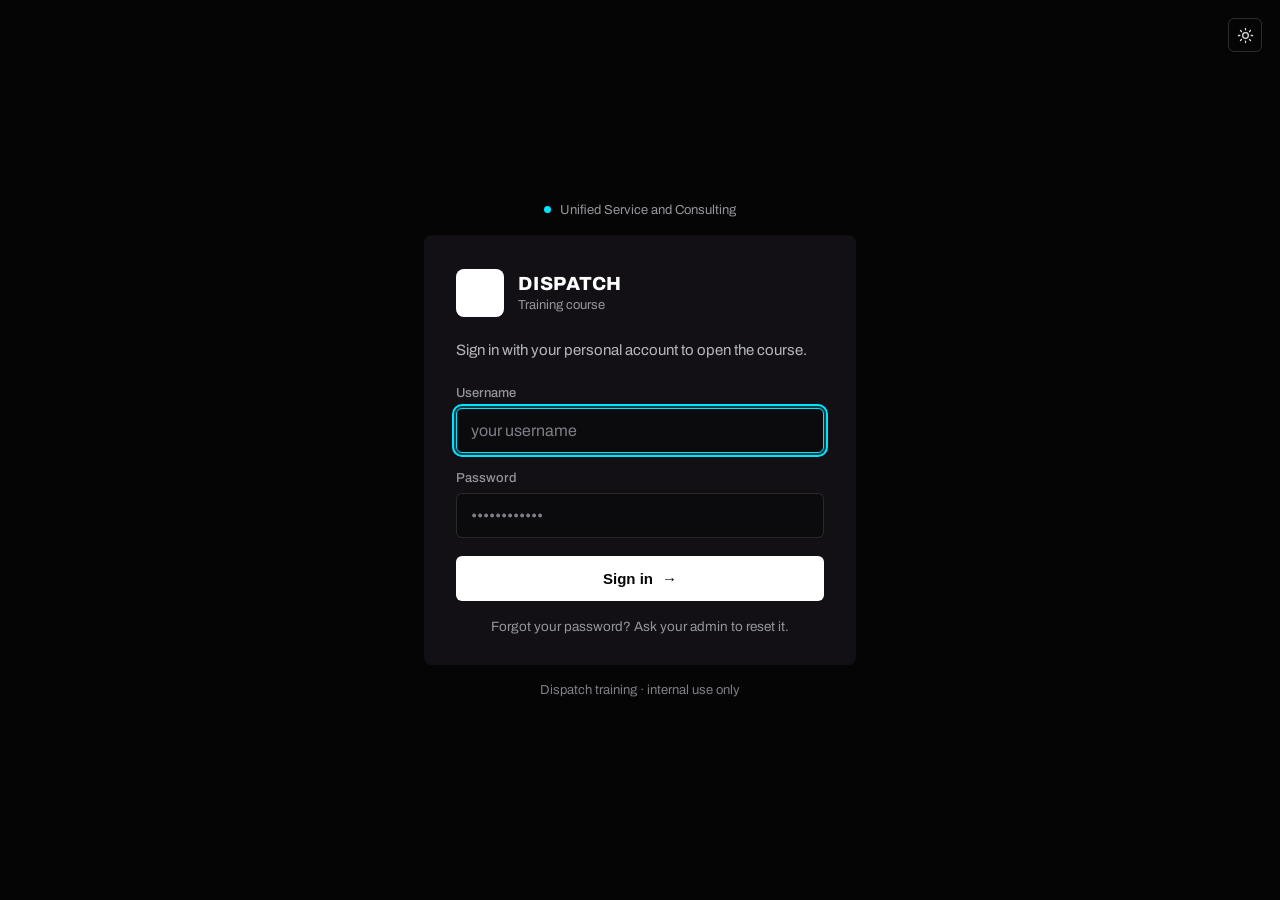
<file: index.html>
<!DOCTYPE html>
<html lang="en">
<head>
  <meta charset="UTF-8">
  <meta name="viewport" content="width=device-width, initial-scale=1.0">
  <title>Unified Service and Consulting Training Course</title>
  <!-- Never shown inside another site's frame (clickjacking). -->
  <script>if(window.top!==window.self)document.documentElement.style.display='none'</script>
  <meta name="robots" content="noindex, nofollow, noarchive, noai, noimageai">
  <link rel="icon" href="favicon.png" type="image/png">
  <script>try{if(localStorage.getItem('ugl-theme')==='light')document.documentElement.setAttribute('data-theme','light')}catch(e){}</script>
  <link rel="preconnect" href="https://fonts.googleapis.com">
  <link rel="preconnect" href="https://fonts.gstatic.com" crossorigin>
  <!-- Fonts load without blocking the first paint; the system font shows until they arrive. -->
  <link href="https://fonts.googleapis.com/css2?family=Archivo:wght@400;500;600;700;800;900&family=IBM+Plex+Mono:wght@400;500;600&display=swap" rel="stylesheet" media="print" onload="this.media='all'">
  <link rel="stylesheet" href="ugl-gate.css">
  <link rel="stylesheet" href="ugl-site.css">
</head>
<body>
  <div class="app-shell">
    <div id="ugl-pass-gate" class="ugl-gate">
      <button type="button" class="theme-btn ugl-gate__theme"></button>
      <div class="ugl-gate__wrap">
        <div class="ugl-gate__badge">
          <span class="ugl-gate__badge-dot"></span>
          Unified Service and Consulting
        </div>
        <div class="ugl-gate__panel">
          <div class="ugl-gate__logo">
            <img class="ugl-gate__mark" src="assets/unified-logo-icon.png" alt="Unified Service and Consulting">
            <div>
              <div class="ugl-gate__t1">DISPATCH</div>
              <div class="ugl-gate__t2">Training course</div>
            </div>
          </div>

          <form id="ugl-login-form" novalidate>
            <p class="ugl-gate__lead">Sign in with your personal account to open the course.</p>
            <label class="ugl-gate__label" for="ugl-email">Username</label>
            <input type="text" id="ugl-email" class="ugl-gate__input ugl-gate__input--text" placeholder="your username" autocomplete="username" autocapitalize="none" autocorrect="off" spellcheck="false" required>
            <label class="ugl-gate__label ugl-gate__label--gap" for="ugl-pass-input">Password</label>
            <input type="password" id="ugl-pass-input" class="ugl-gate__input" placeholder="••••••••••••" autocomplete="current-password" required>
            <p id="ugl-pass-error" class="ugl-gate__error" role="alert"></p>
            <button type="submit" class="ugl-gate__btn" id="ugl-pass-submit">Sign in <span class="ugl-gate__btn-arrow">→</span></button>
            <p class="ugl-gate__hint">Forgot your password? Ask your admin to reset it.</p>
          </form>

          <form id="ugl-setpw-form" novalidate hidden>
            <p class="ugl-gate__lead" id="ugl-setpw-lead">Choose a password for your account.</p>
            <label class="ugl-gate__label" for="ugl-new-pass">New password</label>
            <input type="password" id="ugl-new-pass" class="ugl-gate__input" placeholder="At least 8 characters" autocomplete="new-password" required>
            <label class="ugl-gate__label ugl-gate__label--gap" for="ugl-new-pass2">Confirm password</label>
            <input type="password" id="ugl-new-pass2" class="ugl-gate__input" placeholder="Repeat password" autocomplete="new-password" required>
            <p id="ugl-setpw-error" class="ugl-gate__error" role="alert"></p>
            <button type="submit" class="ugl-gate__btn" id="ugl-setpw-submit">Save password <span class="ugl-gate__btn-arrow">→</span></button>
          </form>
        </div>
        <div class="ugl-gate__foot">Dispatch training · internal use only</div>
      </div>
    </div>

    <div id="ugl-course" class="course">
      <header class="topbar">
        <div class="topbar__brand">
          <img class="topbar__mark" src="assets/unified-logo-icon.png" alt="Unified Service and Consulting">
          <div>
            <span class="topbar__title">DISPATCH</span>
            <span class="topbar__sub">/ Training course</span>
          </div>
        </div>
        <nav class="tabs" id="tabs" aria-label="Sections"></nav>
        <div class="topbar__right">
          <span class="topbar__tag" id="ugl-user-email">Internal modules</span>
          <a class="admin-link" id="ugl-admin" href="admin.html" hidden>Admin</a>
          <button type="button" class="theme-btn"></button>
          <button type="button" class="lock-btn" id="ugl-lock-btn">Sign out</button>
        </div>
      </header>

      <main class="main" id="portal"></main>
    </div>
  </div>

  <script src="vendor/supabase.min.js"></script>
  <script src="ugl-config.js"></script>
  <script src="ugl-catalog.js"></script>
  <script src="ugl-auth.js"></script>
  <script src="ugl-theme.js"></script>
  <script src="ugl-portal.js"></script>
  <script src="ugl-assist.js" defer></script>
  <script src="ugl-login.js"></script>
</body>
</html>
</file>
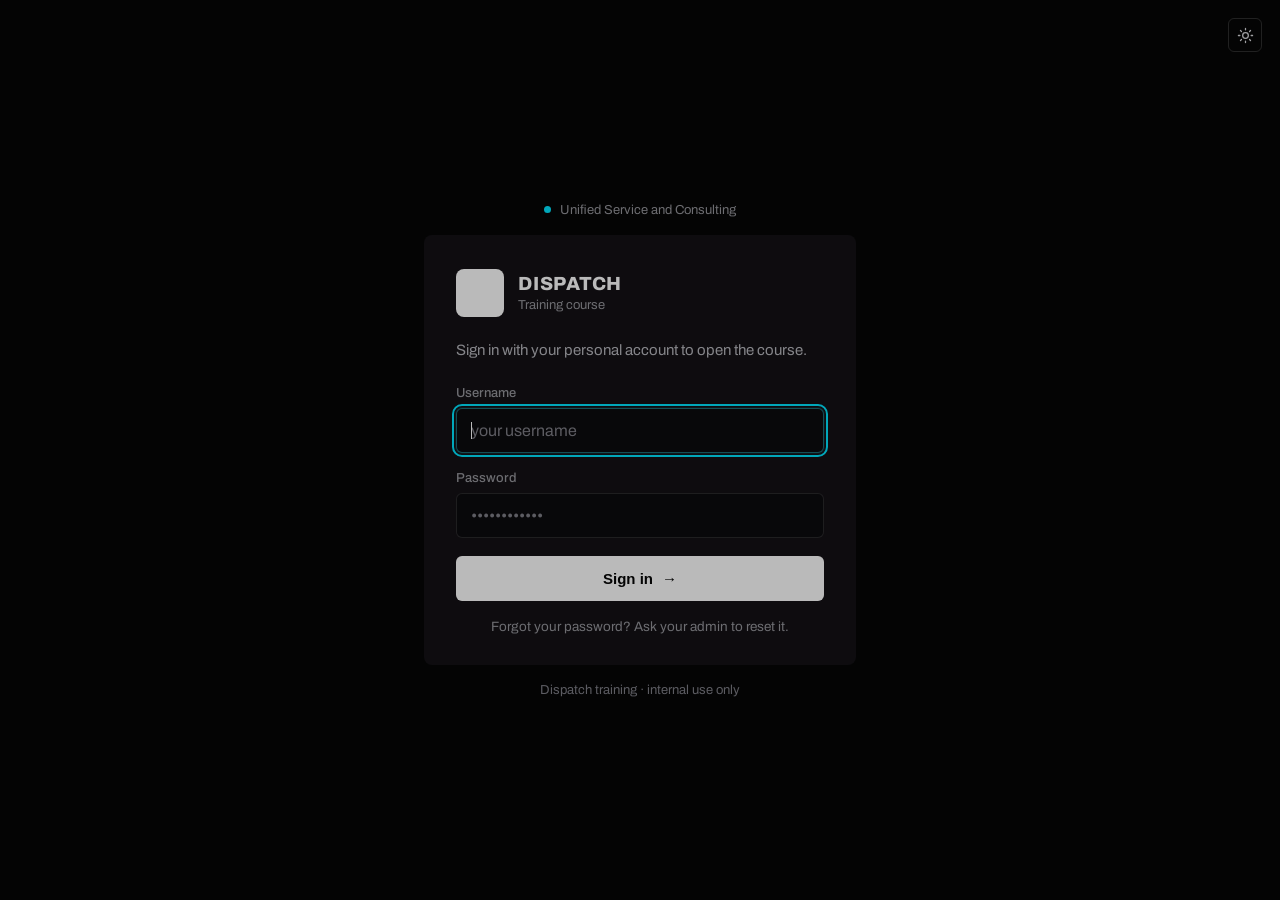
<file: admin.html>
<!DOCTYPE html>
<html lang="en">
<head>
  <meta charset="UTF-8">
  <meta name="viewport" content="width=device-width, initial-scale=1.0">
  <!-- Never shown inside another site's frame (clickjacking). -->
  <script>if(window.top!==window.self)document.documentElement.style.display='none'</script>
  <meta name="robots" content="noindex, nofollow, noarchive, noai, noimageai">
  <title>Admin · Unified Service and Consulting</title>
  <link rel="icon" href="favicon.png" type="image/png">
  <script>try{if(localStorage.getItem('ugl-theme')==='light')document.documentElement.setAttribute('data-theme','light')}catch(e){}</script>
  <link rel="preconnect" href="https://fonts.googleapis.com">
  <link rel="preconnect" href="https://fonts.gstatic.com" crossorigin>
  <link href="https://fonts.googleapis.com/css2?family=Archivo:wght@400;500;600;700;800;900&family=IBM+Plex+Mono:wght@400;500;600&display=swap" rel="stylesheet">
  <link rel="stylesheet" href="ugl-site.css">
  <link rel="stylesheet" href="ugl-page.css">
  <style>
    /* Follows DESIGN.md: one text face for labels (12 to 13px, sentence case), mono only for times and
       ids, radii 8 (cards) / 6 (controls) / 4 (chips), colour only on state, no shadow or gradient. */
    .adm-tiles{display:grid;grid-template-columns:repeat(4,minmax(0,1fr));gap:12px;margin-bottom:16px}
    .adm-tiles .stat b{font-size:28px}
    .adm-tiles .stat.is-alert b{color:var(--u-amber)}
    .adm-h{display:flex;align-items:baseline;justify-content:space-between;gap:12px;margin:0 0 14px}
    .adm-h h2{font-size:22px;font-weight:700;color:var(--u-text)}
    .adm-h span{font-size:13px;color:var(--u-muted)}
    .adm-sec{margin-bottom:44px}
    .alerts{display:grid;gap:8px}
    .alert{display:grid;grid-template-columns:10px minmax(0,1fr) auto;gap:12px;align-items:start;padding:12px 16px;background:var(--u-surface);border-radius:var(--u-r-card)}
    .alert i{width:9px;height:9px;border-radius:50%;margin-top:6px;background:var(--u-amber)}
    .alert.is-red i{background:var(--u-neg)}
    .alert b{color:var(--u-text);font-weight:700}
    .alert p{margin:0;font-size:15px;line-height:1.45;color:var(--u-text-2)}
    .alert small{display:block;margin-top:3px;font-size:13px;color:var(--u-muted)}
    .alert time{font:500 12px var(--u-mono);color:var(--u-faint);white-space:nowrap}
    .adm-empty{padding:18px;border:1px dashed var(--u-line-2);border-radius:var(--u-r-card);color:var(--u-text-3);font-size:15px}
    .adm-more{margin-top:10px}
    table.adm{width:100%;border-collapse:collapse;font-size:14.5px}
    .adm th{text-align:left;font:500 12.5px var(--u-font);color:var(--u-muted);padding:12px 14px;border-bottom:1px solid var(--u-line-2);white-space:nowrap}
    .adm td{padding:12px 14px;border-bottom:1px solid var(--u-line);color:var(--u-text-2);vertical-align:middle}
    .adm tr.is-open td{border-bottom:none;background:var(--u-surface)}
    .adm .who{font-weight:700;color:var(--u-text)}
    .adm .who small{display:block;font-size:12px;font-weight:500;color:var(--u-muted)}
    .adm .why{font-size:13.5px;line-height:1.4;color:var(--u-amber);max-width:260px}
    .adm .why.is-ok{color:var(--u-faint)}
    .meter{display:flex;align-items:center;gap:10px;min-width:140px}
    .meter span{font-size:12.5px;color:var(--u-text-3);white-space:nowrap;font-variant-numeric:tabular-nums}
    .meter i{flex:1;height:4px;border-radius:2px;background:rgba(var(--u-ov-rgb),.1);overflow:hidden}
    .meter i b{display:block;height:100%;background:var(--u-live)}
    .pill{display:inline-block;font:500 12px var(--u-font);padding:3px 7px;border-radius:var(--u-r-chip);border:1px solid var(--u-line-2);color:var(--u-text-3)}
    .pill.is-red{color:var(--u-neg);border-color:rgba(var(--u-neg-rgb),.5)}
    .pill.is-green{color:var(--u-green);border-color:rgba(var(--u-green-rgb),.45)}
    .pill.is-limit{color:var(--u-amber);border-color:var(--u-amber)}
    .acts{display:flex;gap:8px;justify-content:flex-end;flex-wrap:wrap}
    .acts .btn{padding:7px 12px;font-size:13px}
    .detail td{padding:4px 14px 22px;background:var(--u-surface)}
    .detail-grid{display:grid;grid-template-columns:minmax(0,1fr) minmax(0,1.3fr);gap:22px}
    .detail h3{font-size:15px;font-weight:700;color:var(--u-text);margin:12px 0 8px}
    .rows{display:grid;gap:0;border:1px solid var(--u-line);border-radius:var(--u-r-card);background:var(--u-surface-2);overflow:hidden}
    .rows div{display:grid;grid-template-columns:minmax(0,1fr) auto;gap:10px;padding:9px 12px;border-top:1px solid var(--u-line);font-size:14px;color:var(--u-text-2)}
    .rows div:first-child{border-top:none}
    .rows small{display:block;font-size:12.5px;color:var(--u-muted)}
    .rows .r{color:var(--u-neg)}
    .rows time{font:500 11.5px var(--u-mono);color:var(--u-faint);white-space:nowrap}
    .add-user{display:grid;grid-template-columns:minmax(0,1fr) minmax(0,1.3fr);gap:4px 18px;padding:20px 22px;margin:0}
    .add-user .field{margin-bottom:12px}
    .pw-row{display:flex;gap:8px}
    .pw-row input{flex:1;min-width:0}
    .pw-row .btn{flex-shrink:0;padding:0 14px;font-size:13.5px}
    .chk{grid-column:1/-1;display:flex;align-items:center;gap:10px;font-size:14.5px;color:var(--u-text-2);cursor:pointer;margin-bottom:14px}
    .chk input{width:17px;height:17px;accent-color:var(--u-live)}
    .add-row{grid-column:1/-1;display:flex;align-items:center;gap:14px;flex-wrap:wrap}
    .add-err{margin:0;font-size:14px;color:var(--u-neg)}
    .cred{margin-top:14px;padding:16px 18px;border:1px solid rgba(var(--u-green-rgb),.45);border-radius:var(--u-r-card);font-size:15px;color:var(--u-text-2)}
    .cred b{color:var(--u-text)}
    .cred-box{display:flex;align-items:center;gap:10px 22px;flex-wrap:wrap;margin:10px 0 8px}
    .cred-box code{font:600 15px var(--u-mono);color:var(--u-text);background:var(--u-inset);border:1px solid var(--u-line);border-radius:var(--u-r-ctl);padding:3px 8px;margin-left:6px}
    .cred small{display:block;font-size:13px;color:var(--u-muted)}
    .more>summary{list-style:none;cursor:pointer;user-select:none}
    .more>summary::-webkit-details-marker{display:none}
    .more[open]{flex-basis:100%;display:flex;flex-direction:column;align-items:flex-end}
    .more__menu{display:flex;gap:8px;flex-wrap:wrap;justify-content:flex-end;margin-top:8px}
    .btn.is-danger{color:var(--u-neg);border-color:rgba(var(--u-neg-rgb),.5)}
    .acc h3{margin-top:14px}
    .acc-modes{display:grid;grid-template-columns:repeat(3,minmax(0,1fr));gap:10px;margin:10px 0 14px}
    .acc-mode{display:flex;gap:10px;align-items:flex-start;padding:12px 14px;border:1px solid var(--u-line-2);border-radius:var(--u-r-card);background:var(--u-surface-2);cursor:pointer;min-width:0}
    .acc-mode.is-on{border-color:var(--u-live)}
    .acc-mode input,.acc-group input{accent-color:var(--u-live);width:16px;height:16px;margin:2px 0 0;flex-shrink:0}
    .acc-mode b{display:block;font-size:14.5px;color:var(--u-text)}
    .acc-mode small{display:block;margin-top:2px;font-size:13px;line-height:1.4;color:var(--u-muted)}
    .acc-pick{display:grid;grid-template-columns:repeat(auto-fill,minmax(250px,1fr));gap:12px;margin-bottom:14px}
    .acc-group{padding:10px 14px 8px;border:1px solid var(--u-line);border-radius:var(--u-r-card);background:var(--u-surface-2)}
    .acc-group label{display:flex;gap:9px;align-items:flex-start;padding:4px 0;font-size:14px;line-height:1.35;color:var(--u-text-2);cursor:pointer}
    .acc-group label.acc-all{padding-bottom:8px;margin-bottom:4px;border-bottom:1px solid var(--u-line);font:600 13px/1.6 var(--u-font);color:var(--u-muted)}
    .acc-row{display:flex;align-items:center;gap:12px;flex-wrap:wrap}
    .acc-msg{margin:0;font-size:14px;color:var(--u-neg)}
    .acc-msg.is-ok{color:var(--u-green)}
    @media(max-width:860px){.add-user{grid-template-columns:1fr}.acc-modes{grid-template-columns:1fr}}
    @media(max-width:860px){.adm-tiles{grid-template-columns:repeat(2,minmax(0,1fr))}.detail-grid{grid-template-columns:1fr}}
  </style>
</head>
<body class="ugl-unlocked">
  <div class="app-shell">
    <header class="topbar">
      <div class="topbar__brand">
        <img class="topbar__mark" src="assets/unified-logo-icon.png" alt="Unified Service and Consulting">
        <div><span class="topbar__title">DISPATCH</span><span class="topbar__sub">/ Admin</span></div>
      </div>
      <div class="topbar__right">
        <button type="button" class="theme-btn"></button>
        <a class="back" href="index.html">← Course</a>
      </div>
    </header>
    <main class="page page--wide">
      <section class="page-hero">
        <div class="eyebrow"><i></i>Activity and security</div>
        <h1>Trainees</h1>
        <p class="lead">Who needs a nudge comes first. Then what each trainee marked as read, what they actually opened and for how long, and anything that looked like copying, scraping or an AI tool. Last 30 days. Use <b>Access</b> on a person's row to limit what they can open.</p>
        <div class="chips"><button type="button" class="btn btn--ghost" id="refresh">Refresh</button></div>
      </section>
      <div id="out"><p class="note">Loading…</p></div>
      <section class="adm-sec" id="people" hidden>
        <div class="adm-h"><h2>Add a person</h2><span>Username and password, no email needed</span></div>
        <form class="card add-user" id="add-user" autocomplete="off" novalidate>
          <div class="field"><label for="nu-name">Username</label><input id="nu-name" type="text" placeholder="e.g. omar" autocapitalize="none" autocomplete="off" spellcheck="false" maxlength="32"></div>
          <div class="field"><label for="nu-pass">Password</label><div class="pw-row"><input id="nu-pass" type="text" autocomplete="new-password" spellcheck="false" maxlength="72" placeholder="at least 8 characters"><button type="button" class="btn btn--ghost" id="nu-gen">Generate</button></div></div>
          <label class="chk"><input type="checkbox" id="nu-admin"> Make this person an admin (they can see this page and add people)</label>
          <div class="add-row"><button class="btn" type="submit" id="nu-go">Add person</button><p class="add-err" id="nu-err" role="alert"></p></div>
        </form>
        <div id="notice"></div>
      </section>
    </main>
  </div>
  <script src="vendor/supabase.min.js"></script>
  <script src="ugl-config.js"></script>
  <script src="ugl-catalog.js"></script>
  <script src="ugl-auth.js"></script>
  <script src="ugl-theme.js"></script>
  <script src="ugl-assist.js" defer></script>
  <script>
  (function () {
    var db = window.uglDb, cat = window.UGL_CATALOG, dom = '@' + window.UGL_CONFIG.userDomain;
    var out = document.getElementById('out');
    var ITEM = {}; cat.items.forEach(function (i) { ITEM[i.id] = i; });
    var COURSE = cat.items.filter(function (i) { return i.section === 'course' && !i.hidden && !i.soon; });
    // What an admin can open or close for one person (user_access): everything in the menu except hidden items.
    var PICK = cat.items.filter(function (i) { return !i.hidden && !i.soon; });
    var DAY = 864e5, me = null, data = null, openUser = null, accessUser = null, accessNote = null, showAll = false;
    window.uglTheme.wire(document);

    var REASON = {
      'automated-browser': 'Blocked: automated browser (robot-controlled or headless)',
      'ai-browser': 'Blocked: AI browser',
      'bot-or-script': 'Blocked: bot or script',
      'not-a-browser': 'Blocked: request did not come from a course page',
      'not-the-course-site': 'Blocked: request from another website or tool',
      'blocked-user': 'Blocked: access is paused',
      'too-many-requests': 'Blocked: too many requests',
      'bulk-download': 'Blocked: opened too many lessons too fast',
      'not-found': 'Asked for a file that does not exist'
    };
    var FLAG = {
      'bulk': 'Opened many lessons within a few minutes',
      'user-agent-mismatch': 'Browser identity did not match (possible disguise)',
      'headless-hints': 'Browser looks headless (no languages set)'
    };

    function esc(s) { return String(s == null ? '' : s).replace(/[&<>"]/g, function (c) { return { '&': '&amp;', '<': '&lt;', '>': '&gt;', '"': '&quot;' }[c]; }); }
    function uname(email) { email = email || ''; return email.slice(-dom.length) === dom ? email.slice(0, -dom.length) : email; }
    function title(id) { return ITEM[id] ? ITEM[id].title : (id || 'unknown page'); }
    function when(t) { return new Date(t).toLocaleString([], { day: 'numeric', month: 'short', hour: '2-digit', minute: '2-digit' }); }
    // Page reports come from the trainee's browser, so treat their numbers as untrusted.
    function num(v) { v = Number(v); return isFinite(v) && v > 0 ? v : 0; }
    function dur(s) { s = Math.round(s || 0); if (s < 60) return s + 's'; var m = Math.round(s / 60); return m < 60 ? m + ' min' : Math.floor(m / 60) + ' h ' + (m % 60) + ' min'; }
    function device(ua) {
      ua = ua || '';
      var b = /Edg\//.test(ua) ? 'Edge' : /OPR\//.test(ua) ? 'Opera' : /SamsungBrowser/.test(ua) ? 'Samsung Internet' : /Firefox\//.test(ua) ? 'Firefox' :
        /Chrome\//.test(ua) ? 'Chrome' : /Safari\//.test(ua) ? 'Safari' : ua ? ua.split(/[\s/]/)[0] : 'Unknown';
      var o = /Windows/.test(ua) ? 'Windows' : /iPhone|iPad/.test(ua) ? 'iPhone/iPad' : /Android/.test(ua) ? 'Android' : /Mac OS X/.test(ua) ? 'Mac' : /CrOS/.test(ua) ? 'ChromeOS' : /Linux/.test(ua) ? 'Linux' : '';
      return b + (o ? ' on ' + o : '');
    }

    // Everything worth a look, newest first: refused requests, flags and page reports.
    function alertsOf(d) {
      var list = [], seen = {};
      d.opens.forEach(function (o) { seen[o.user_id + '|' + o.module] = true; });
      d.marks.forEach(function (m) {
        if (!seen[m.user_id + '|' + m.module]) list.push({ at: m.done_at, user: m.user_id, red: false, text: 'Marked as read without opening it', where: m.module, ua: '', ip: '' });
      });
      d.access.forEach(function (a) {
        if (a.part !== 'main' && a.allowed) return;
        if (!a.allowed) list.push({ at: a.at, user: a.user_id, red: a.reason !== 'not-found', text: REASON[a.reason] || 'Blocked: ' + a.reason, where: a.module, ua: a.ua, ip: a.ip });
        (a.flags || []).forEach(function (f) { list.push({ at: a.at, user: a.user_id, red: false, text: FLAG[f] || f, where: a.module, ua: a.ua, ip: a.ip }); });
      });
      // Failed sign-ins: one alert per account (or unknown username) and address, with a count.
      var fails = {};
      d.events.forEach(function (e) {
        if (e.kind !== 'login-failed') return;
        var x = e.detail || {}, k = (x.login || '') + '|' + (e.ip || ''), f = fails[k];
        if (!f) f = fails[k] = { at: e.at, user: e.user_id, login: String(x.login || ''), n: 0, ua: e.ua, ip: e.ip };
        f.n++; if (e.at > f.at) { f.at = e.at; f.ua = e.ua; }
      });
      Object.keys(fails).forEach(function (k) {
        var f = fails[k], times = f.n > 1 ? f.n + ' times' : 'once';
        list.push({ at: f.at, user: f.user, red: f.n >= 3, signin: true,
          text: f.user ? 'Someone tried to sign in to this account with a wrong password (' + times + ')' : 'Someone tried to sign in as unknown user “' + uname(f.login) + '” (' + times + ')',
          where: '', ua: f.ua, ip: f.ip });
      });
      d.events.forEach(function (e) {
        var x = e.detail || {}, t = null, red = false;
        if (e.kind === 'copy') t = 'Tried to copy ' + num(x.chars) + ' characters' + (x.sample ? ': “' + String(x.sample).slice(0, 80) + (num(x.chars) > 80 ? '…' : '') + '”' : '');
        else if (e.kind === 'print') t = 'Tried to print';
        else if (e.kind === 'save') t = x.key === 'u' ? 'Tried to view the page source' : 'Tried to save the page';
        else if (e.kind === 'view' && x.noInput === true) { t = 'Page open ' + dur(num(x.secs)) + ' with no mouse, keyboard, touch or scrolling (possible AI agent)'; red = true; }
        else if (e.kind === 'auto-block') { t = 'Account blocked automatically: ' + String(x.why || x.reason || 'security rule') + ' Unblock restores it.'; red = true; }
        if (t) list.push({ at: e.at, user: e.user_id, red: red, text: t, where: e.module, ua: e.ua, ip: e.ip });
      });
      return list.sort(function (a, b) { return a.at < b.at ? 1 : -1; });
    }

    function load() {
      var since = new Date(Date.now() - 30 * DAY).toISOString();
      return Promise.all([
        db.rpc('admin_users'),
        db.from('module_opens').select('user_id,module,opened_at').order('opened_at', { ascending: false }).limit(10000),
        db.from('access_log').select('at,user_id,module,part,allowed,reason,flags,ip,ua').gte('at', since).order('at', { ascending: false }).limit(5000),
        db.from('security_events').select('at,user_id,kind,module,detail,ip,ua').gte('at', since).order('at', { ascending: false }).limit(5000),
        db.from('lesson_done').select('user_id,module,done_at').limit(10000),
        db.from('user_access').select('user_id,mode,items').limit(1000)
      ]).then(function (r) {
        var bad = r.filter(function (x) { return x.error; })[0];
        if (bad) throw new Error(bad.error.message);
        var limits = {}; r[5].data.forEach(function (x) { limits[x.user_id] = x; });
        return { users: r[0].data, opens: r[1].data, access: r[2].data, events: r[3].data, marks: r[4].data, limits: limits };
      });
    }

    // ---- access limits: null = everything, { mode: 'tools' } or { mode: 'custom', items: [ids] }.
    // The content gateway enforces them; the course menu only shows what is open.
    function allows(lim, it) { return !lim || (lim.mode === 'tools' ? it.section === 'tools' : (lim.items || []).indexOf(it.id) >= 0); }
    function accessPill(lim) {
      if (!lim) return '<span class="pill">Everything</span>';
      if (lim.mode === 'tools') return '<span class="pill is-limit">Tools only</span>';
      var names = PICK.filter(function (i) { return allows(lim, i); }).map(function (i) { return i.title; });
      return '<span class="pill is-limit" title="' + esc(names.join(', ')) + '">' + names.length + (names.length === 1 ? ' item' : ' items') + '</span>';
    }
    function accessEditor(u, lim) {
      var mode = !lim ? 'all' : lim.mode, name = esc(uname(u.email));
      var modes = [
        ['all', 'Everything', 'All lessons and tools, including anything added later.'],
        ['tools', 'Tools only', 'Every tool, including new ones. No lessons.'],
        ['custom', 'Only what I pick', 'Just the lessons and tools ticked below.']
      ].map(function (m) {
        return '<label class="acc-mode' + (m[0] === mode ? ' is-on' : '') + '"><input type="radio" name="acc-mode" value="' + m[0] + '"' + (m[0] === mode ? ' checked' : '') + '>' +
          '<span><b>' + m[1] + '</b><small>' + m[2] + '</small></span></label>';
      }).join('');
      var groups = cat.tracks.map(function (t) { return { k: 'Course · ' + t.title, items: PICK.filter(function (i) { return i.section === 'course' && i.track === t.id; }) }; })
        .concat(cat.toolGroups.map(function (g) { return { k: 'Tools · ' + g.title, items: PICK.filter(function (i) { return i.section === 'tools' && i.group === g.id; }) }; }))
        .concat([{ k: 'Simulator', items: PICK.filter(function (i) { return i.section === 'simulator'; }) }]);
      var picked = mode === 'custom' ? lim.items || [] : [];
      var pick = groups.filter(function (g) { return g.items.length; }).map(function (g) {
        var on = g.items.filter(function (i) { return picked.indexOf(i.id) >= 0; }).length;
        return '<div class="acc-group"><label class="acc-all"><input type="checkbox" data-acc-all' + (on === g.items.length ? ' checked' : '') + (on && on < g.items.length ? ' data-mixed' : '') + '>' + esc(g.k) + '</label>' +
          g.items.map(function (i) {
            return '<label><input type="checkbox" name="acc-item" value="' + esc(i.id) + '"' + (picked.indexOf(i.id) >= 0 ? ' checked' : '') + '>' + esc(i.title) + '</label>';
          }).join('') + '</div>';
      }).join('');
      return '<form class="acc" data-acc-form="' + u.id + '"><h3>What can ' + name + ' open?</h3><div class="acc-modes">' + modes + '</div>' +
        '<div class="acc-pick"' + (mode === 'custom' ? '' : ' hidden') + '>' + pick + '</div>' +
        '<div class="acc-row"><button class="btn" type="submit">Save access</button><button type="button" class="btn btn--ghost" data-acc-close>Close</button>' +
        '<p class="acc-msg' + (accessNote && accessNote.ok ? ' is-ok' : '') + '" role="alert">' + esc(accessNote ? accessNote.text : '') + '</p></div></form>';
    }

    function render() {
      var d = data, week = Date.now() - 7 * DAY, alerts = alertsOf(d), by = {};
      d.users.forEach(function (u) { by[u.id] = { u: u, mods: {}, marks: {}, last: null, secs7: 0, alerts7: 0 }; });
      d.marks.forEach(function (m) { var s = by[m.user_id]; if (s) s.marks[m.module] = m.done_at; });
      d.opens.forEach(function (o) {
        var s = by[o.user_id]; if (!s) return;
        var m = s.mods[o.module] || (s.mods[o.module] = { n: 0, first: o.opened_at, last: o.opened_at, secs: 0 });
        m.n++; if (o.opened_at < m.first) m.first = o.opened_at; if (o.opened_at > m.last) m.last = o.opened_at;
        if (!s.last || o.opened_at > s.last) s.last = o.opened_at;
      });
      d.events.forEach(function (e) {
        var s = by[e.user_id]; if (!s || e.kind !== 'view' || !e.detail) return;
        var m = s.mods[e.module]; if (m) m.secs += num(e.detail.secs);
        if (new Date(e.at) > week) s.secs7 += num(e.detail.secs);
      });
      // Failed sign-ins count against nobody: the person whose account was tried did nothing wrong.
      alerts.forEach(function (a) { var s = by[a.user]; if (s && !a.signin && new Date(a.at) > week) s.alerts7++; });
      var opens7 = d.opens.filter(function (o) { return new Date(o.opened_at) > week; }).length;
      var secs7 = Object.keys(by).reduce(function (t, k) { return t + by[k].secs7; }, 0);
      var alerts7 = alerts.filter(function (a) { return new Date(a.at) > week; }).length;
      var trainees = d.users.filter(function (u) { return !u.is_admin; }).length;

      // Who needs a nudge, and why, in one line: never started, quiet for a week, or a drill set with
      // three or more misses (the best round per stop counts, so one bad first try is not held against them).
      var drills = {};
      d.events.forEach(function (e) {
        if (e.kind !== 'drill' || !e.detail || !by[e.user_id]) return;
        var x = e.detail, k = String(x.stop || e.module || ''), r = num(x.right), n = num(x.n);
        if (!n) return;
        var u = drills[e.user_id] || (drills[e.user_id] = {});
        if (!u[k] || r > u[k].right) u[k] = { right: r, n: n };
      });
      var now = Date.now();
      Object.keys(by).forEach(function (id) {
        var s = by[id], lim = d.limits[id] || null;
        s.why = '';
        if (s.u.is_admin) return;
        var course = COURSE.filter(function (i) { return allows(lim, i); });
        var finished = course.length && course.every(function (i) { return s.marks[i.id]; });
        var missed = Object.keys(drills[id] || {}).map(function (k) { var x = drills[id][k]; return { k: k, miss: x.n - x.right, n: x.n }; })
          .filter(function (x) { return x.miss >= 3; }).sort(function (a, b) { return b.miss - a.miss; })[0];
        if (s.u.blocked) return;
        if (!s.u.last_sign_in_at) s.why = 'Never signed in';
        else if (!s.last && !Object.keys(s.marks).length) s.why = 'Signed in but never opened a lesson';
        else if (missed) s.why = 'Missed ' + missed.miss + ' of ' + missed.n + ' drills at ' + title(missed.k);
        else if (!finished && (!s.last || now - new Date(s.last) > 7 * DAY)) s.why = 'No activity for ' + (s.last ? Math.floor((now - new Date(s.last)) / DAY) + ' days' : 'a week or more');
      });
      var nudges = Object.keys(by).filter(function (id) { return by[id].why; }).length;

      // The trainee table comes first: the people who need a nudge at the top, then everyone by last activity.
      var h = '<section class="adm-sec"><div class="adm-h"><h2>Trainees</h2><span>' + trainees + (trainees === 1 ? ' trainee' : ' trainees') + ' · ' + COURSE.length + ' course lessons' +
        (nudges ? ' · ' + nudges + (nudges === 1 ? ' needs' : ' need') + ' a nudge' : '') + '</span></div><div class="tbl-wrap"><table class="adm"><thead><tr>' +
        '<th>User</th><th>Nudge</th><th>Can open</th><th>Marked as read</th><th>Last opened</th><th>Time, 7 days</th><th>Alerts, 7 days</th><th></th></tr></thead><tbody>';
      d.users.slice().sort(function (a, b) {
        var na = by[a.id].why ? 1 : 0, nb = by[b.id].why ? 1 : 0;
        if (na !== nb) return nb - na;
        return (by[b.id].last || '') > (by[a.id].last || '') ? 1 : -1;
      }).forEach(function (u) {
        var s = by[u.id], lim = d.limits[u.id] || null, open = openUser === u.id, editing = accessUser === u.id;
        // Progress counts only the lessons this person is allowed to open.
        var course = COURSE.filter(function (i) { return allows(lim, i); }), done = course.filter(function (i) { return s.marks[i.id]; }).length;
        h += '<tr' + (open || editing ? ' class="is-open"' : '') + '><td class="who">' + esc(uname(u.email)) + '<small>' + (u.is_admin ? 'Admin' : 'Trainee') + (u.blocked ? ' · blocked' : '') +
          (u.last_sign_in_at ? ' · signed in ' + esc(when(u.last_sign_in_at)) : ' · never signed in') + '</small></td>' +
          '<td class="why' + (s.why ? '' : ' is-ok') + '">' + (s.why ? esc(s.why) : u.is_admin ? '' : u.blocked ? 'Blocked' : 'On track') + '</td>' +
          '<td>' + accessPill(lim) + '</td>' +
          '<td>' + (course.length ? '<div class="meter"><i><b style="width:' + Math.round(done / course.length * 100) + '%"></b></i><span>' + done + ' / ' + course.length + '</span></div>' : '<span class="pill">No lessons</span>') + '</td>' +
          '<td>' + (s.last ? esc(when(s.last)) : '<span class="pill">Nothing yet</span>') + '</td><td>' + dur(s.secs7) + '</td>' +
          '<td>' + (s.alerts7 ? '<span class="pill is-red">' + s.alerts7 + '</span>' : '<span class="pill is-green">None</span>') + '</td>' +
          '<td><div class="acts"><button type="button" class="btn btn--ghost" data-detail="' + u.id + '">' + (open ? 'Hide' : 'Details') + '</button>' +
          (u.is_admin ? '' : '<button type="button" class="btn btn--ghost" data-access="' + u.id + '">' + (editing ? 'Close access' : 'Access') + '</button>') +
          '<button type="button" class="btn btn--ghost" data-pw="' + u.id + '">Reset password</button>' +
          (u.is_admin ? '' : u.blocked ? '<button type="button" class="btn" data-unblock="' + u.id + '">Unblock</button>' : '<button type="button" class="btn btn--ghost" data-block="' + u.id + '">Block</button>') +
          // Your own account has no More menu: nobody can delete themselves or drop their own admin rights.
          (u.id === me.id ? '' : '<details class="more"><summary class="btn btn--ghost">More</summary><div class="more__menu">' +
            (u.is_admin ? '<button type="button" class="btn btn--ghost" data-role="' + u.id + '" data-admin="0">Remove admin rights</button>'
              : '<button type="button" class="btn btn--ghost" data-role="' + u.id + '" data-admin="1">Make admin</button>') +
            '<button type="button" class="btn btn--ghost is-danger" data-delete="' + u.id + '">Delete account</button></div></details>') +
          '</div></td></tr>';
        if (editing) h += '<tr class="detail"><td colspan="8">' + accessEditor(u, lim) + '</td></tr>';
        if (open) h += '<tr class="detail"><td colspan="8">' + detail(s, alerts) + '</td></tr>';
      });
      h += '</tbody></table></div></section>';

      h += '<section class="adm-sec"><div class="adm-h"><h2>Alerts</h2><span>Failed sign-ins, blocked requests, copy attempts</span></div>';
      h += '<div class="adm-tiles">' +
        '<div class="stat"><small>Trainees</small><b>' + trainees + '</b><span>' + d.users.length + ' accounts in total</span></div>' +
        '<div class="stat"><small>Lessons opened</small><b>' + opens7 + '</b><span>last 7 days</span></div>' +
        '<div class="stat"><small>Time in lessons</small><b>' + dur(secs7) + '</b><span>last 7 days, everyone</span></div>' +
        '<div class="stat' + (alerts7 ? ' is-alert' : '') + '"><small>Alerts</small><b>' + alerts7 + '</b><span>last 7 days</span></div></div>';
      if (!alerts.length) h += '<div class="adm-empty">Nothing suspicious in the last 30 days.</div>';
      else {
        h += '<div class="alerts">' + alerts.slice(0, showAll ? alerts.length : 12).map(function (a) {
          var s = by[a.user];
          var who = a.signin && !s ? 'Sign-in' : s ? uname(s.u.email) : 'unknown user';
          return '<div class="alert' + (a.red ? ' is-red' : '') + '"><i></i><p><b>' + esc(who) + '</b> · ' + esc(a.text) +
            '<small>' + [a.where ? title(a.where) : '', a.ua ? device(a.ua) : '', a.ip || ''].filter(Boolean).map(esc).join(' · ') + '</small></p><time>' + when(a.at) + '</time></div>';
        }).join('') + '</div>';
        if (alerts.length > 12) h += '<div class="adm-more"><button type="button" class="btn btn--ghost" id="more">' + (showAll ? 'Show fewer' : 'Show all ' + alerts.length) + '</button></div>';
      }
      h += '</section>';
      out.innerHTML = h;
      out.querySelectorAll('[data-mixed]').forEach(function (x) { x.indeterminate = true; });
    }

    function detail(s, alerts) {
      // Every lesson they opened or marked, with whether it is marked as read.
      var ids = Object.keys(s.mods).concat(Object.keys(s.marks).filter(function (k) { return !s.mods[k]; }));
      var mods = ids.map(function (k) { return { id: k, m: s.mods[k], mark: s.marks[k] }; })
        .sort(function (a, b) { var x = a.m ? a.m.last : a.mark, y = b.m ? b.m.last : b.mark; return x < y ? 1 : -1; });
      // Drill results per stop: the best finished set (first-try score), from the 'drill' events.
      var drills = {};
      data.events.forEach(function (e) {
        if (e.user_id !== s.u.id || e.kind !== 'drill') return;
        var x = e.detail || {}, k = String(x.stop || e.module || ''), r = num(x.right), n = num(x.n);
        if (!n) return;
        drills[k] = drills[k] || { tries: 0, best: -1 };
        drills[k].tries++;
        if (r > drills[k].best) { drills[k].best = r; drills[k].n = n; drills[k].missed = Array.isArray(x.missed) ? x.missed.map(num).filter(Boolean) : []; }
      });
      Object.keys(drills).forEach(function (k) { if (ids.indexOf(k) < 0) { ids.push(k); mods.push({ id: k }); } });
      var lessons = mods.length ? mods.map(function (x) {
        var mark = x.mark ? '<b class="ok">✓ Marked read ' + esc(when(x.mark)) + '</b>' : ITEM[x.id] && ITEM[x.id].section === 'course' ? 'Not marked as read' : 'Tool';
        var opened = x.m ? 'Opened ' + x.m.n + (x.m.n > 1 ? ' times' : ' time') + ' · ' + dur(x.m.secs) + ' reading' : '<span class="r">Never opened</span>';
        var dr = drills[x.id], drill = dr ? ' · <b class="' + (dr.best === dr.n ? 'ok' : dr.best * 2 < dr.n ? 'r' : '') + '">Drills ' + dr.best + ' / ' + dr.n + ' first try</b>' +
          (dr.missed.length ? ' (missed ' + dr.missed.join(', ') + ')' : '') + (dr.tries > 1 ? ' · ' + dr.tries + ' rounds' : '') : '';
        return '<div><span>' + esc(title(x.id)) + '<small>' + mark + ' · ' + opened + drill + '</small></span><time>' + (x.m ? esc(when(x.m.last)) : '') + '</time></div>';
      }).join('') : '<div><span>No lessons opened or marked yet.</span></div>';
      var acts = [];
      data.access.forEach(function (a) {
        if (a.user_id !== s.u.id || a.part !== 'main') return;
        acts.push({ at: a.at, red: !a.allowed, text: a.allowed ? 'Opened ' + title(a.module) : (REASON[a.reason] || a.reason) + ' · ' + title(a.module), ua: a.ua, ip: a.ip });
      });
      data.events.forEach(function (e) {
        if (e.user_id !== s.u.id) return;
        var x = e.detail || {};
        if (e.kind === 'view') acts.push({ at: e.at, red: x.noInput === true, text: 'Read ' + title(e.module) + ' for ' + dur(num(x.secs)) + (x.noInput === true ? ' with no input' : ''), ua: e.ua, ip: e.ip });
        else if (e.kind === 'drill') acts.push({ at: e.at, red: num(x.right) * 2 < num(x.n), text: 'Finished the drills of ' + title(String(x.stop || e.module || '')) + ': ' + num(x.right) + ' of ' + num(x.n) + ' right on the first try', ua: e.ua, ip: e.ip });
      });
      alerts.forEach(function (a) { if (a.user === s.u.id && !/^Blocked|^Asked|^Marked/.test(a.text)) acts.push({ at: a.at, red: a.red, text: a.text, ua: a.ua, ip: a.ip }); });
      Object.keys(s.marks).forEach(function (k) { acts.push({ at: s.marks[k], red: false, text: 'Marked ' + title(k) + ' as read', ua: '', ip: '' }); });
      acts.sort(function (a, b) { return a.at < b.at ? 1 : -1; });
      var activity = acts.length ? acts.slice(0, 60).map(function (a) {
        return '<div><span' + (a.red ? ' class="r"' : '') + '>' + esc(a.text) + '<small>' + [a.ua ? device(a.ua) : '', a.ip || ''].filter(Boolean).map(esc).join(' · ') + '</small></span><time>' + esc(when(a.at)) + '</time></div>';
      }).join('') : '<div><span>No activity in the last 30 days.</span></div>';
      return '<div class="detail-grid"><div><h3>Lessons</h3><div class="rows">' + lessons + '</div></div><div><h3>Recent activity</h3><div class="rows">' + activity + '</div></div></div>';
    }

    function refresh() {
      return load().then(function (d) { data = d; render(); }, function (e) {
        out.innerHTML = '<div class="adm-empty">Could not load activity: ' + esc(e.message) + '</div>';
      });
    }

    // ---- accounts: add a person, reset a password (admin-users Edge Function; it checks the caller is an admin)
    var ALPHA = 'abcdefghjkmnpqrstuvwxyz23456789';
    function newPassword() {
      var a = new Uint32Array(10), s = '';
      crypto.getRandomValues(a);
      for (var i = 0; i < 10; i++) s += (i === 5 ? '-' : '') + ALPHA[a[i] % ALPHA.length];
      return s;
    }
    function accounts(body) {
      return db.auth.getSession().then(function (r) {
        var t = r.data && r.data.session && r.data.session.access_token;
        return fetch(window.UGL_CONFIG.url + '/functions/v1/admin-users', {
          method: 'POST', headers: { Authorization: 'Bearer ' + t, apikey: window.UGL_CONFIG.key, 'Content-Type': 'application/json' }, body: JSON.stringify(body)
        });
      }).then(function (res) {
        return res.json().catch(function () { return {}; }).then(function (j) { if (!res.ok) throw new Error(j.error || 'Something went wrong. Try again.'); return j; });
      });
    }
    function showCredentials(title, name, pw) {
      var site = location.href.replace(/admin\.html.*$/, '');
      var text = 'Username: ' + name + '\nPassword: ' + pw + '\nSite: ' + site;
      document.getElementById('notice').innerHTML = '<div class="cred"><b>' + esc(title) + '</b> Give these to them:' +
        '<div class="cred-box"><span>Username<code>' + esc(name) + '</code></span><span>Password<code>' + esc(pw) + '</code></span>' +
        '<button type="button" class="btn btn--ghost" id="copy-cred">Copy</button></div>' +
        '<small>The password is only shown now. If it gets lost, use Reset password.</small></div>';
      document.getElementById('copy-cred').onclick = function () {
        var b = this;
        (navigator.clipboard ? navigator.clipboard.writeText(text) : Promise.reject()).then(function () { b.textContent = 'Copied'; }, function () { prompt('Copy this:', text.replace(/\n/g, '  ')); });
      };
      document.getElementById('notice').scrollIntoView({ block: 'nearest', behavior: 'smooth' });
    }
    var form = document.getElementById('add-user'), nuName = document.getElementById('nu-name'), nuPass = document.getElementById('nu-pass');
    var nuErr = document.getElementById('nu-err'), nuGo = document.getElementById('nu-go');
    document.getElementById('nu-gen').addEventListener('click', function () { nuPass.value = newPassword(); });
    form.addEventListener('submit', function (e) {
      e.preventDefault();
      var name = nuName.value.trim().toLowerCase(), pw = nuPass.value;
      nuErr.textContent = '';
      if (!/^[a-z0-9][a-z0-9._-]{1,31}$/.test(name)) { nuErr.textContent = 'Usernames are 2 to 32 characters: letters, numbers, dots, dashes or underscores.'; nuName.focus(); return; }
      if (pw.length < 8) { nuErr.textContent = 'Use a password of at least 8 characters, or press Generate.'; nuPass.focus(); return; }
      var admin = document.getElementById('nu-admin').checked;
      nuGo.disabled = true; nuGo.textContent = 'Adding…';
      accounts({ action: 'create', username: name, password: pw, admin: admin }).then(function () {
        form.reset();
        showCredentials((admin ? 'Admin account' : 'Account') + ' created for ' + name + '.', name, pw);
        return refresh();
      }, function (err) { nuErr.textContent = err.message; }).then(function () { nuGo.disabled = false; nuGo.textContent = 'Add person'; });
    });

    out.addEventListener('click', function (e) {
      var b = e.target.closest('button'); if (!b) return;
      if (b.id === 'more') { showAll = !showAll; render(); return; }
      var pwId = b.getAttribute('data-pw');
      if (pwId) {
        var who = uname(data.users.filter(function (x) { return x.id === pwId; })[0].email);
        var pw = prompt('New password for ' + who + ' (at least 8 characters). Keep this one or type your own:', newPassword());
        if (pw === null) return;
        if (pw.length < 8) { alert('Use at least 8 characters.'); return; }
        b.disabled = true;
        accounts({ action: 'password', user_id: pwId, password: pw }).then(function () { showCredentials('Password changed for ' + who + '.', who, pw); },
          function (err) { alert(err.message); }).then(function () { b.disabled = false; });
        return;
      }
      var id = b.getAttribute('data-detail');
      if (id) { openUser = openUser === id ? null : id; render(); return; }
      id = b.getAttribute('data-access');
      if (id || b.hasAttribute('data-acc-close')) { accessUser = id && accessUser !== id ? id : null; accessNote = null; render(); return; }
      // Block, unblock, admin rights and delete all go through the admin-users function.
      var act = function (body) {
        b.disabled = true;
        return accounts(body).then(refresh, function (err) { b.disabled = false; alert(err.message); });
      };
      var nameOf = function (uid) { return uname(data.users.filter(function (x) { return x.id === uid; })[0].email); };
      id = b.getAttribute('data-block');
      if (id) {
        var why = prompt('Block ' + nameOf(id) + '? They are signed out within half a minute and cannot sign in or open anything until you unblock them.\n\nReason (optional):', '');
        if (why !== null) act({ action: 'block', user_id: id, reason: why });
        return;
      }
      id = b.getAttribute('data-unblock');
      if (id) { act({ action: 'unblock', user_id: id }); return; }
      id = b.getAttribute('data-role');
      if (id) {
        var up = b.getAttribute('data-admin') === '1';
        if (confirm(up ? 'Make ' + nameOf(id) + ' an admin? They will see this page and all activity, and can add, block and delete people. Any access limit on them is removed.'
          : 'Remove admin rights from ' + nameOf(id) + '? They become a trainee and lose this page.')) act({ action: 'role', user_id: id, admin: up });
        return;
      }
      id = b.getAttribute('data-delete');
      if (id) {
        var who2 = nameOf(id);
        var typed = prompt('Delete ' + who2 + "'s account? This cannot be undone: they are signed out, and their progress, lesson history and access settings are deleted. The activity log keeps their past events without a name.\n\nType the username to confirm:", '');
        if (typed === null) return;
        if (typed.trim().toLowerCase() !== who2) { alert('The username did not match, so nothing was deleted.'); return; }
        if (openUser === id) openUser = null;
        if (accessUser === id) accessUser = null;
        act({ action: 'delete', user_id: id });
      }
    });
    // Access editor: the three choices, and the tick boxes (a group's top box ticks the whole group).
    out.addEventListener('change', function (e) {
      var f = e.target.closest('form.acc'); if (!f) return;
      var t = e.target;
      if (t.name === 'acc-mode') {
        f.querySelectorAll('.acc-mode').forEach(function (l) { l.classList.toggle('is-on', l.querySelector('input').checked); });
        f.querySelector('.acc-pick').hidden = t.value !== 'custom';
      } else if (t.hasAttribute('data-acc-all')) {
        t.closest('.acc-group').querySelectorAll('[name="acc-item"]').forEach(function (x) { x.checked = t.checked; });
      } else if (t.name === 'acc-item') {
        var g = t.closest('.acc-group'), all = g.querySelectorAll('[name="acc-item"]'), on = g.querySelectorAll('[name="acc-item"]:checked').length;
        var top = g.querySelector('[data-acc-all]'); top.checked = on === all.length; top.indeterminate = on > 0 && on < all.length;
      }
      f.querySelector('.acc-msg').textContent = '';
    });
    out.addEventListener('submit', function (e) {
      var f = e.target.closest('form.acc'); if (!f) return;
      e.preventDefault();
      var id = f.getAttribute('data-acc-form'), msg = f.querySelector('.acc-msg'), btn = f.querySelector('[type="submit"]');
      var mode = (f.querySelector('[name="acc-mode"]:checked') || {}).value || 'all';
      var items = Array.prototype.map.call(f.querySelectorAll('[name="acc-item"]:checked'), function (x) { return x.value; });
      msg.className = 'acc-msg';
      if (mode === 'custom' && !items.length) { msg.textContent = 'Tick at least one lesson or tool. To stop all access, use Block instead.'; return; }
      var q = mode === 'all' ? db.from('user_access').delete().eq('user_id', id)
        : db.from('user_access').upsert({ user_id: id, mode: mode, items: mode === 'custom' ? items : [] }, { onConflict: 'user_id' });
      btn.disabled = true;
      q.then(function (r) {
        if (r.error) throw new Error(r.error.message);
        var who = uname(data.users.filter(function (x) { return x.id === id; })[0].email);
        accessNote = { ok: true, text: 'Saved. This applies to ' + who + ' right away; their menu changes the next time they open or refresh the course.' };
        return refresh();
      }).catch(function (err) { btn.disabled = false; msg.textContent = 'Could not save: ' + err.message; });
    });
    document.getElementById('refresh').addEventListener('click', refresh);

    db.auth.getSession().then(function (r) {
      var session = r.data && r.data.session;
      if (!session) { location.replace('index.html'); return; }
      me = session.user;
      // An admin whose account is deleted or blocked by another admin is sent to the login too.
      window.uglWatchSession(function (reason) { location.replace('index.html?out=' + reason); });
      return db.rpc('is_admin').then(function (a) {
        if (a.data !== true) { out.innerHTML = '<div class="adm-empty">This page is for admins.</div>'; return; }
        document.getElementById('people').hidden = false;
        return refresh();
      });
    });
  })();
  </script>
</body>
</html>
</file>
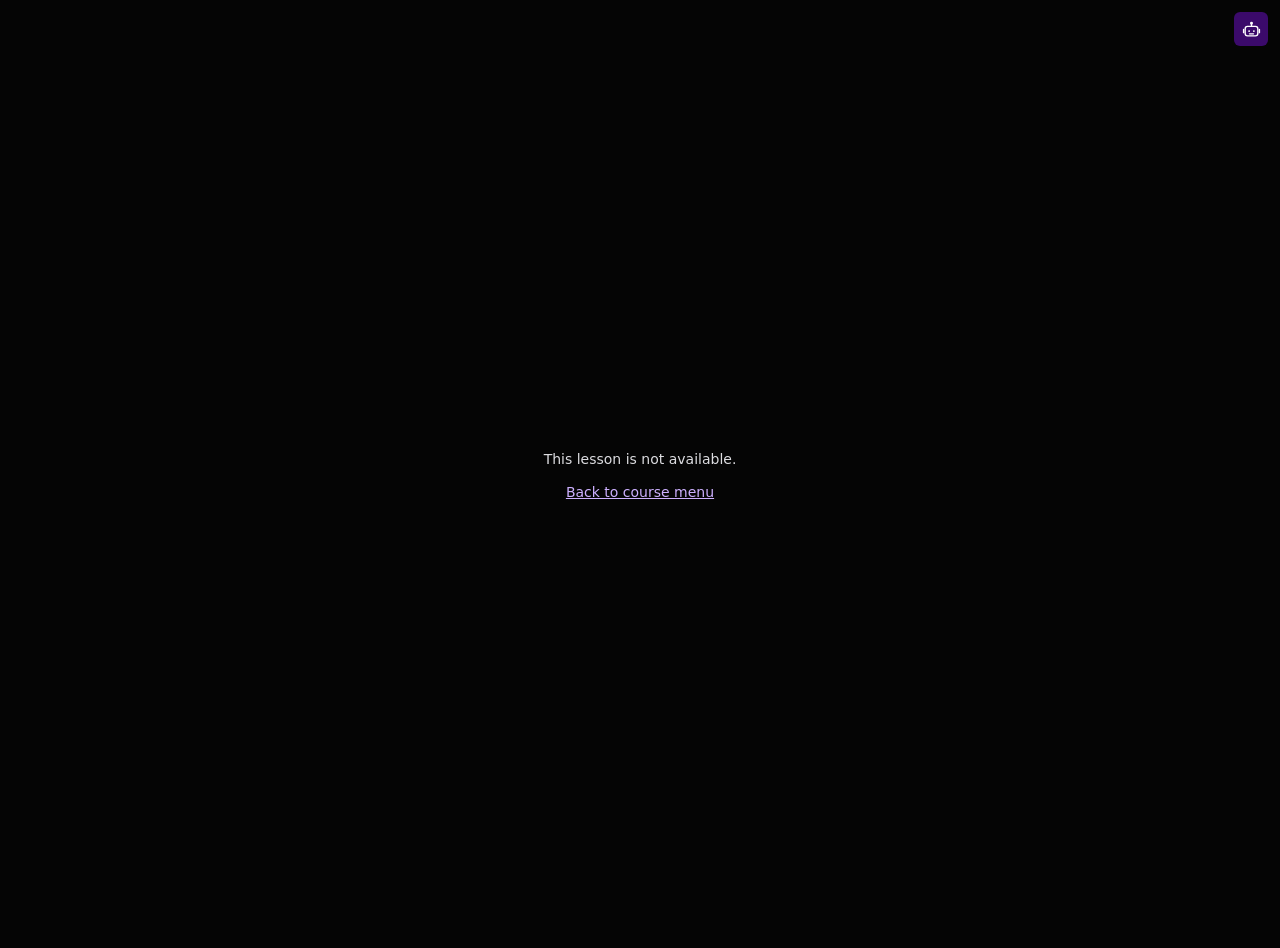
<file: module.html>
<!DOCTYPE html>
<html lang="en">
<head>
  <meta charset="UTF-8">
  <meta name="viewport" content="width=device-width, initial-scale=1.0">
  <!-- Never shown inside another site's frame (clickjacking). -->
  <script>if(window.top!==window.self)document.documentElement.style.display='none'</script>
  <meta name="robots" content="noindex, nofollow, noarchive, noai, noimageai">
  <title>Loading… · Unified Service and Consulting</title>
  <link rel="icon" href="favicon.png" type="image/png">
  <link rel="preconnect" href="https://fjojwlygbbajfqhdusut.supabase.co" crossorigin>
  <!-- The lesson's own stylesheets are fetched now, so they are ready when the page is written. -->
  <link rel="preload" href="ugl-site.css" as="style"><link rel="preload" href="ugl-page.css" as="style">
  <link rel="preconnect" href="https://fonts.googleapis.com"><link rel="preconnect" href="https://fonts.gstatic.com" crossorigin>
  <script>try{if(localStorage.getItem('ugl-theme')==='light')document.documentElement.setAttribute('data-theme','light')}catch(e){}</script>
  <style>
    /* The loading screen: the site's ground and the live hue, before any stylesheet has arrived. */
    html,body{margin:0;height:100%;background:#050505;color:#dcdce0;font-family:system-ui,-apple-system,"Segoe UI",sans-serif}
    html[data-theme="light"],html[data-theme="light"] body{background:#f4f3f7;color:#34333a}
    .box{min-height:100%;display:flex;flex-direction:column;align-items:center;justify-content:center;gap:14px;padding:24px;text-align:center}
    .msg{font-size:14px;max-width:520px;line-height:1.6}
    .bar{width:min(320px,80vw);height:3px;background:rgba(128,128,128,.25);border-radius:2px;overflow:hidden}
    .bar i{display:block;height:100%;width:0;background:#00e5ff;transition:width .15s}
    html[data-theme="light"] .bar i{background:#00c2d8}
    a{color:#cdb0ff;font-size:14px}
    html[data-theme="light"] a{color:#3b0a6b}
  </style>
</head>
<body>
  <div class="box" id="box">
    <div class="msg" id="msg">Loading…</div>
    <div class="bar"><i id="fill"></i></div>
  </div>
  <script src="vendor/supabase.min.js"></script>
  <script src="ugl-config.js"></script>
  <script src="ugl-catalog.js"></script>
  <script src="ugl-auth.js"></script>
  <script src="ugl-theme.js"></script>
  <script src="ugl-guard.js"></script>
  <script src="ugl-assist.js"></script>
  <script>
  (function () {
    var cfg = window.UGL_CONFIG, db = window.uglDb, guard = window.uglGuard;
    var FN = window.uglFn('content'), CACHE = window.uglCacheName;
    var slug = new URLSearchParams(location.search).get('m');
    var item = window.UGL_CATALOG.items.filter(function (i) { return i.id === slug && !i.hidden && /\.(html|pdf)$/.test(i.path || ''); })[0];
    var file = item ? item.path : null;
    var SECTION = { course: 'Course', tools: 'Tools', simulator: 'Simulator' };
    var REFUSED = {
      'automated-browser': 'Automated browsers cannot open course material.',
      'ai-browser': 'AI browsers cannot open course material. Use Chrome, Edge, Safari or Firefox.',
      'bot-or-script': 'This browser cannot open course material.',
      'blocked-user': 'Your access is paused. Contact your trainer.',
      'no-access': 'This is not open to you. Ask your trainer if you need it.',
      'too-many-requests': 'Too many lessons opened in a short time. Try again in a few minutes.',
      'bulk-download': 'Too many lessons opened in a short time. Try again in a few minutes.',
      'auto-blocked': 'Your access has been blocked. This incident has been forwarded to the admin.',
      'staging-admins-only': 'This is the staging site, for admins only. Open the live site instead.',
      'not-found': 'Not found.'
    };
    // The refusals that are worth repeating when only the narration or the pictures failed.
    var REPEAT = /too many|paused/i;
    var token = null, name = 'trainee', sig = null, locked = false;
    function esc(s) { return String(s).replace(/[&<>"]/g, function (c) { return { '&': '&amp;', '<': '&lt;', '>': '&gt;', '"': '&quot;' }[c]; }); }

    function fail(msg) {
      if (locked) return;
      document.getElementById('box').innerHTML =
        '<div class="msg">' + esc(msg) + '</div><a href="index.html">Back to course menu</a>';
    }

    // ---- Content gateway: checks, logs and hands out a 60-second link for one file.
    function gateway(body) {
      return fetch(FN, {
        method: 'POST',
        headers: { Authorization: 'Bearer ' + token, apikey: cfg.key, 'Content-Type': 'application/json' },
        body: JSON.stringify(body)
      }).then(function (res) {
        return res.json().catch(function () { return {}; }).then(function (j) {
          if (res.ok && j.url) return j;
          var err = new Error(REFUSED[j.reason] || (res.status === 401 ? 'Please sign in again.' : res.status === 403 ? 'Access denied.' : 'Could not load.'));
          err.reason = j.reason;
          if (j.reason === 'auto-blocked') lockout(j.why);
          throw err;
        });
      });
    }
    // Page reports. While leaving a page only a beacon is reliable, and a beacon cannot carry
    // headers, so it sends the sign-in token in its (plain text) body instead. Otherwise the
    // gateway's answer comes back (print / save: the warning count, or a block).
    function report(kind, detail, leaving) {
      if (!token) return null;
      var body = { action: 'event', kind: kind, module: slug, detail: detail || null };
      try {
        if (leaving && navigator.sendBeacon) {
          body.token = token;
          if (navigator.sendBeacon(FN, new Blob([JSON.stringify(body)], { type: 'text/plain' }))) return null;
          delete body.token;
        }
        return fetch(FN, {
          method: 'POST', keepalive: !!leaving,
          headers: { Authorization: 'Bearer ' + token, apikey: cfg.key, 'Content-Type': 'application/json' },
          body: JSON.stringify(body)
        }).then(function (res) { return res.json(); }).catch(function () { return null; });
      } catch (e) { return null; }
    }

    // Blocked automatically (the gateway decided): the lesson goes, this device is signed out and
    // the person is told the incident went to the admin.
    function lockout(why) {
      if (locked) return;
      locked = true;
      try { if (window.caches) caches.delete(CACHE); } catch (e) {}
      db.auth.signOut({ scope: 'local' }).catch(function () {});
      document.querySelectorAll('audio, video').forEach(function (m) { try { m.pause(); } catch (e) {} });
      document.title = 'Access blocked · Unified Service and Consulting';
      document.body.innerHTML = '';
      var box = document.createElement('div');
      box.setAttribute('role', 'alert');
      box.setAttribute('style', 'position:fixed;inset:0;z-index:2147483647;display:flex;flex-direction:column;align-items:center;justify-content:center;gap:16px;padding:24px;' +
        'text-align:center;background:#050505;color:#fff;font:16px/1.5 system-ui,-apple-system,"Segoe UI",sans-serif');
      box.innerHTML = '<div style="font-size:13px;color:#ff7a7a">Access blocked</div>' +
        '<h1 style="margin:0;max-width:560px;font:700 26px/1.25 system-ui,-apple-system,sans-serif">This incident has been forwarded to the admin.</h1>' +
        '<p style="margin:0;max-width:520px;color:#dcdce0">' + esc(why || 'A course security rule was broken.') + ' Your account stays blocked until the admin restores it.</p>' +
        '<a href="index.html?out=auto" style="color:#cdb0ff;font-size:15px">Back to sign-in</a>';
      document.body.appendChild(box);
    }

    function download(url, size, progress) {
      return fetch(url).then(function (res) {
        if (!res.ok) throw new Error('Could not load.');
        var total = size || +res.headers.get('content-length') || 0, got = 0, chunks = [];
        if (!res.body || !res.body.getReader) return res.blob();
        var reader = res.body.getReader();
        return (function pump() {
          return reader.read().then(function (r) {
            if (r.done) return new Blob(chunks);
            chunks.push(r.value); got += r.value.length;
            if (total && progress) progress(Math.min(1, got / total));
            return pump();
          });
        })();
      });
    }

    // A lesson is downloaded once and kept on this device (cleared at sign-out); it is fetched
    // again only when the file in storage changes. The gateway is still asked every time, so
    // every open is checked and logged.
    function openCache() {
      try { return window.caches ? caches.open(CACHE).catch(function () { return null; }) : Promise.resolve(null); } catch (e) { return Promise.resolve(null); }
    }
    // A copy kept on this device must not outlive the person's access to it.
    function forget(path) {
      openCache().then(function (c) {
        if (c) c.keys().then(function (ks) {
          ks.forEach(function (k) { if (k.url.indexOf('/__ugl-cache/' + encodeURIComponent(path) + '?') > 0) c.delete(k); });
        });
      }).catch(function () {});
    }
    function getFile(path, part, progress) {
      return gateway({ action: 'open', module: slug, path: path, part: part, signals: sig }).catch(function (err) {
        if (err.reason === 'no-access' || err.reason === 'blocked-user') forget(path);
        throw err;
      }).then(function (g) {
        var key = location.origin + '/__ugl-cache/' + encodeURIComponent(path) + '?v=' + encodeURIComponent(g.etag || '');
        return openCache().then(function (c) {
          return (c && g.etag ? c.match(key) : Promise.resolve(null)).then(function (hit) {
            if (hit) return hit.blob();
            return download(g.url, g.size, progress).then(function (blob) {
              if (c && g.etag) {
                c.keys().then(function (ks) {
                  ks.forEach(function (k) { if (k.url.indexOf('/__ugl-cache/' + encodeURIComponent(path) + '?') > 0 && k.url !== key) c.delete(k); });
                }).catch(function () {});
                c.put(key, new Response(blob)).catch(function () {});
              }
              return blob;
            });
          });
        });
      });
    }

    // ---- A pack (tools/pack.py) is one download holding many small files: a 4-byte little-endian
    // header length, a JSON header {key: [offset, length, mime?]}, then the blobs back to back.
    // Fills `into` with an object URL per key and resolves with it; `mime` is for entries whose
    // header carries none.
    // A page's pack lives next to the others under audio/ or media/ by file name (pages/road-3a.html -> media/road-3a.pack).
    function packPath(kind) { return kind + '/' + file.replace(/^.*\//, '').replace(/\.html$/, '.pack'); }
    function readPack(blob, into, mime) {
      return blob.slice(0, 4).arrayBuffer().then(function (b) {
        var n = new DataView(b).getUint32(0, true);
        return blob.slice(4, 4 + n).text().then(function (t) {
          var head = JSON.parse(t), base = 4 + n;
          Object.keys(head).forEach(function (k) {
            into[k] = URL.createObjectURL(blob.slice(base + head[k][0], base + head[k][0] + head[k][1], head[k][2] || mime));
          });
          return into;
        });
      });
    }

    // ---- Narration for decks built by tools/build_decks.py: the slides show first, the voice
    // pack follows (audio/<deck>.pack: an MP3 per clip id, into window.UGL_AUDIO).
    function loadNarration() {
      var path = packPath('audio');
      guard.toast('Loading narration…', 0);
      getFile(path, 'audio', function (p) { guard.toast('Loading narration… ' + Math.round(p * 100) + '%', 0); }).then(function (blob) {
        return readPack(blob, window.UGL_AUDIO || (window.UGL_AUDIO = {}), 'audio/mpeg');
      }).then(function () { guard.toast('Narration ready', 1600); }, function (e) {
        if (locked) return;
        guard.toast(REPEAT.test(e.message) ? e.message : 'Narration could not load. Refresh the page to try again.', 6000);
      });
    }

    // ---- Pictures for pages built by tools/road.py and tools/build_decks.py: the text shows first,
    // then media/<page>.pack arrives and every <img> whose src ends in "#k=<key>" gets its picture.
    // Decks read window.UGL_IMG for slides they draw later.
    var mediaEarly = null;  // the pack's download, started with the page for items the catalog marks media: true
    function loadMedia() {
      var path = packPath('media'), M = window.UGL_IMG || (window.UGL_IMG = {});
      function place() {
        document.querySelectorAll('img').forEach(function (img) {
          var src = img.getAttribute('src') || '', m = /#k=([\w-]+)$/.exec(src) || /%23k%3D([\w-]+)$/.exec(src);
          if (m && M[m[1]]) img.src = M[m[1]];
        });
      }
      (mediaEarly || getFile(path, 'media')).then(function (blob) {
        return readPack(blob, M, 'image/webp');
      }).then(function () {
        place();
        // Decks draw slides on demand: pictures that appear later get placed too.
        new MutationObserver(place).observe(document.body, { childList: true, subtree: true });
      }).catch(function (e) {
        if (locked) return;
        guard.toast(REPEAT.test(e.message) ? e.message : 'Pictures could not load. Refresh the page to try again.', 6000);
      });
    }

    function protect() {
      guard.install({ name: name, report: report, onBlocked: lockout }); readButton();
      window.uglStageBadge(document);
      // The course helper's button goes into the lesson's top bar (ugl-assist.js).
      window.uglAssist && window.uglAssist.mount(document);
      window.uglReport = report;  // road stops report finished drill sets through the same channel
      // Blocked or deleted while reading: leave the lesson for the login screen (ugl-auth.js).
      window.uglWatchSession(function (reason) { if (!locked) location.replace('index.html?out=' + reason); });
    }

    // Course lessons count toward progress only when the trainee marks them as read (lesson_done).
    function readButton() {
      if (item.section !== 'course') return;
      // The one floating pill on the site (DESIGN.md): the site tokens, a shadow because it floats, no blur.
      var css = document.createElement('style');
      css.textContent =
        '.ugl-read{position:fixed;left:50%;bottom:18px;transform:translateX(-50%);z-index:2147483640;display:inline-flex;align-items:center;gap:8px;padding:9px 16px;' +
        'border-radius:999px;border:1px solid var(--u-line-2);background:var(--u-surface-2);color:var(--u-text);font:600 13.5px/1 var(--u-font,system-ui,-apple-system,"Segoe UI",sans-serif);' +
        'cursor:pointer;box-shadow:0 8px 24px rgba(0,0,0,.3);transition:border-color .15s,transform .12s var(--ease-out,ease-out)}' +
        '.ugl-read::before{content:"";width:13px;height:13px;border-radius:50%;border:1.5px solid currentColor;box-sizing:border-box}' +
        '.ugl-read:hover{border-color:var(--u-text-3)}.ugl-read:active{transform:translateX(-50%) scale(.98)}.ugl-read:disabled{opacity:.6;cursor:wait}' +
        '.ugl-read.is-on{background:#1f3a2b;border-color:#3e7f5c;color:#bfe6cc}.ugl-read.is-on::before{content:"\\2713";border:0;width:auto;height:auto}' +
        '[data-theme="light"] .ugl-read.is-on{background:#e3efe6;color:#2f6b4a;border-color:#3e7f5c}' +
        '@media(prefers-reduced-motion:reduce){.ugl-read{transition:none}.ugl-read:active{transform:translateX(-50%)}}' +
        '.ugl-toast{bottom:72px!important}@media print{.ugl-read{display:none}}';
      document.head.appendChild(css);
      var b = document.createElement('button');
      b.type = 'button'; b.className = 'ugl-read'; b.disabled = true; b.textContent = 'Mark as read';
      document.body.appendChild(b);
      var on = false, saving = false;
      function show() {
        b.classList.toggle('is-on', on);
        b.textContent = on ? 'Read · mark as unread' : 'Mark as read';
        b.setAttribute('aria-pressed', on);
      }
      db.from('lesson_done').select('module').eq('module', slug).then(function (r) {
        on = !!(r.data && r.data.length); show(); b.disabled = false;
      });
      // Write the mark (lesson_done) and flip the pill; `said` is the toast for the new state.
      function save(want, said) {
        if (saving) return;
        saving = true; b.disabled = true;
        var q = want ? db.from('lesson_done').insert({ module: slug }) : db.from('lesson_done').delete().eq('module', slug);
        q.then(function (r) {
          saving = false; b.disabled = false;
          if (r.error && r.error.code !== '23505') { guard.toast('Could not save that. Try again.'); return; }
          on = want; show();
          guard.toast(said || (on ? 'Marked as read' : 'Marked as unread'), said ? 3000 : 1600);
        });
      }
      b.addEventListener('click', function () {
        var want = !on, dr = window.UGL_DRILLS;
        // A road stop counts as read once its drills are done: that is where the learning is checked.
        if (want && dr && dr.done() < dr.n) {
          guard.toast('Finish the drills first: ' + dr.done() + ' of ' + dr.n + ' done. Then mark the stop as read.', 4000);
          var sec = document.getElementById('drills'); if (sec) sec.scrollIntoView({ behavior: 'smooth' });
          return;
        }
        save(want);
      });
      // A finished drill set marks the stop as read by itself (the drill engine calls this with its
      // result); the pill still works by hand, with the drills gate above.
      window.uglDrillsDone = function (r) {
        if (on || saving) return;
        save(true, 'Drills done: the stop is marked as read');
      };
    }

    // ---- HTML lessons (decks and built pages): replace this page with the lesson.
    function showHtml(html) {
      var deferredVoice = /window\.UGL_AUDIO \|\|/.test(html);
      document.open();
      document.write(html);
      document.close();
      var back = document.querySelector('.topbar .back');
      if (back) { back.href = 'index.html#' + item.section; back.textContent = '← ' + SECTION[item.section]; }
      var home = document.querySelector('a.homebtn');
      if (home) home.href = 'index.html#course';
      var sub = document.querySelector('.topbar__sub');
      if (sub && /ACADEMY|Academy|TRAINING COURSE|Training course/.test(sub.textContent)) sub.textContent = '/ Training course';
      protect();
      // Road pages carry "#k=<key>" placeholders; decks build theirs at run time from a URL-encoded stub ("%23k%3D").
      if (item.media || /#k=[\w-]+/.test(html) || /%23k%3D/.test(html)) loadMedia();
      if (deferredVoice) loadNarration();
      // Deep links like module.html?m=email-course#m6: jump to the section once the page has laid out.
      if (location.hash.length > 1) {
        var jump = function () { var t = document.getElementById(decodeURIComponent(location.hash.slice(1))); if (t) t.scrollIntoView(); };
        if (document.readyState === 'complete') jump(); else window.addEventListener('load', jump, { once: true });
      }
      if (item.kind !== 'deck') { window.uglTheme.addButton(document); return; }
      // A deck's own scripts run only after its stylesheets load, so sync its switch once it has finished loading.
      var sync = function () { window.uglTheme.syncDeck(document); };
      if (document.readyState === 'complete') sync(); else window.addEventListener('load', sync, { once: true });
    }

    // ---- PDFs: render every page inside the site with pdf.js (vendor/pdfjs).
    function showPdf(bytes) {
      document.title = item.title + ' · Unified Service and Consulting';
      ['https://fonts.googleapis.com/css2?family=Archivo:wght@400;500;600;700;800;900&family=IBM+Plex+Mono:wght@400;500;600&display=swap', 'ugl-site.css', 'ugl-page.css']
        .forEach(function (href) { var l = document.createElement('link'); l.rel = 'stylesheet'; l.href = href; document.head.appendChild(l); });
      document.head.querySelector('style').remove();
      document.body.className = 'ugl-unlocked';
      document.body.innerHTML =
        '<div class="app-shell"><header class="topbar"><div class="topbar__brand"><img class="topbar__mark" src="assets/unified-logo-icon.png" alt="Unified Service and Consulting">' +
        '<div><span class="topbar__title">DISPATCH</span><span class="topbar__sub">/ Training course</span></div></div>' +
        '<div class="topbar__right"><a class="back" href="index.html#' + item.section + '">← ' + SECTION[item.section] + '</a></div></header>' +
        '<main class="page page--wide"><section class="page-hero"><div class="eyebrow"><i></i><span id="pdf-k">Document</span></div><h1>' + esc(item.title) + '</h1>' +
        '<p class="lead">' + esc(item.desc) + '</p></section>' +
        '<div class="pdf-bar"><span id="pdf-pos">Loading pages…</span><div class="pdf-zoom"><button type="button" class="pdf-z" data-z="-1" aria-label="Zoom out">−</button>' +
        '<button type="button" class="pdf-z pdf-z--fit" data-z="0" aria-label="Fit to width"><span id="pdf-pct">100%</span></button>' +
        '<button type="button" class="pdf-z" data-z="1" aria-label="Zoom in">+</button></div></div>' +
        '<div class="pdf-pages" id="pdf-pages"></div></main></div>';
      window.uglTheme.addButton(document);
      protect();

      var pagesEl = document.getElementById('pdf-pages'), zoom = 1, pdf, figs = [];
      function width(fig) { return fig.clientWidth || pagesEl.clientWidth; }
      function render(fig) {
        var n = +fig.getAttribute('data-n'), w = width(fig);
        if (fig._w === w) return;
        fig._w = w;
        pdf.getPage(n).then(function (page) {
          var base = page.getViewport({ scale: 1 });
          var dpr = Math.min(window.devicePixelRatio || 1, 2);
          var vp = page.getViewport({ scale: w / base.width * dpr });
          var canvas = fig.querySelector('canvas');
          canvas.width = Math.floor(vp.width); canvas.height = Math.floor(vp.height);
          fig.style.aspectRatio = base.width + ' / ' + base.height;
          return page.render({ canvasContext: canvas.getContext('2d'), viewport: vp }).promise;
        }).then(function () { fig.classList.add('is-ready'); }, function () {});
      }
      var io = new IntersectionObserver(function (entries) {
        entries.forEach(function (e) { if (e.isIntersecting) render(e.target); });
      }, { rootMargin: '800px 0px' });
      function setZoom(z) {
        zoom = Math.max(0.6, Math.min(2, z));
        pagesEl.parentNode.style.setProperty('--pdf-zoom', zoom);
        document.getElementById('pdf-pct').textContent = Math.round(zoom * 100) + '%';
        figs.forEach(function (f) { f._w = 0; io.unobserve(f); io.observe(f); });
      }
      document.querySelectorAll('.pdf-z').forEach(function (b) {
        b.addEventListener('click', function () { var d = +b.getAttribute('data-z'); setZoom(d ? zoom + d * 0.2 : 1); });
      });
      function where() {
        var mid = window.innerHeight / 2, cur = 1;
        figs.forEach(function (f) { if (f.getBoundingClientRect().top < mid) cur = +f.getAttribute('data-n'); });
        document.getElementById('pdf-pos').textContent = 'Page ' + cur + ' of ' + figs.length;
      }
      window.addEventListener('scroll', where, { passive: true });
      window.addEventListener('resize', function () { figs.forEach(function (f) { f._w = 0; io.unobserve(f); io.observe(f); }); });

      import('./vendor/pdfjs/pdf.min.mjs').then(function (pdfjs) {
        pdfjs.GlobalWorkerOptions.workerSrc = 'vendor/pdfjs/pdf.worker.min.mjs';
        return pdfjs.getDocument({ data: new Uint8Array(bytes), standardFontDataUrl: 'vendor/pdfjs/standard_fonts/', isEvalSupported: false }).promise;
      }).then(function (doc) {
        pdf = doc;
        document.getElementById('pdf-k').textContent = 'Document · ' + doc.numPages + (doc.numPages > 1 ? ' pages' : ' page');
        return doc.getPage(1).then(function (p1) {
          var v = p1.getViewport({ scale: 1 });
          for (var i = 1; i <= doc.numPages; i++) {
            var fig = document.createElement('figure');
            fig.className = 'pdf-page'; fig.setAttribute('data-n', i);
            fig.style.aspectRatio = v.width + ' / ' + v.height;
            fig.innerHTML = '<canvas aria-label="Page ' + i + ' of ' + doc.numPages + '"></canvas>';
            pagesEl.appendChild(fig); figs.push(fig); io.observe(fig);
          }
          where();
        });
      }).catch(function () {
        pagesEl.innerHTML = '<p class="note">This document could not be displayed. Refresh the page to try again.</p>';
      });
    }

    if (!file) { fail('This lesson is not available.'); return; }

    db.auth.onAuthStateChange(function (e, s) { if (s) token = s.access_token; });
    db.auth.getSession().then(function (r) {
      var session = r.data && r.data.session;
      if (!session) { location.replace('index.html'); return; }
      token = session.access_token;
      var email = session.user && session.user.email || '', dom = '@' + cfg.userDomain;
      name = email.slice(-dom.length) === dom ? email.slice(0, -dom.length) : email;
      sig = guard.signals();
      var fill = document.getElementById('fill');
      if (item.media) { mediaEarly = getFile(packPath('media'), 'media'); mediaEarly.catch(function () {}); }
      return getFile(file, 'main', function (p) { fill.style.width = p * 100 + '%'; }).then(function (blob) {
        if (/\.pdf$/.test(file)) return blob.arrayBuffer().then(showPdf);
        return blob.text().then(showHtml);
      });
    }).catch(function (err) { fail(err.message || 'Could not load.'); });
  })();
  </script>
</body>
</html>
</file>
<file: ugl-gate.css>
/* The sign-in gate, in the site's language (DESIGN.md): jet black, the panel one lightness step up, amethyst as
   the one field behind the mark, the inverted primary button, cyan only on focus. No gradients, blur or shadows. */
:root{
  --ugl-acc:#3b0a6b;
  --ugl-acc-hover:#4b1288;
  --ugl-live:#00e5ff;
  --ugl-bg:#050505;
  --ugl-panel:#121014;
  --ugl-ink:#ffffff;
  --ugl-muted:#b7b7bd;
  --ugl-dim:#95959b;
  --ugl-faint:#7e7e86;
  --ugl-line:rgba(255,255,255,.12);
  --ugl-inset:#0b0a0d;
  --ugl-ov:255,255,255;
  --ugl-primary:#ffffff;
  --ugl-primary-ink:#050505;
  --ugl-neg:#ff7a7a;
}
:root[data-theme="light"]{
  --ugl-live:#00788a;--ugl-bg:#f4f3f7;--ugl-panel:#ffffff;--ugl-ink:#121216;--ugl-muted:#4e4d55;--ugl-dim:#64636b;--ugl-faint:#75747c;
  --ugl-line:rgba(0,0,0,.12);--ugl-inset:#edebf2;--ugl-ov:0,0,0;--ugl-primary:#121216;--ugl-primary-ink:#ffffff;--ugl-neg:#b3261e;
}
@keyframes ugl-fade-in{from{opacity:0}to{opacity:1}}
@keyframes uglGateOut{to{opacity:0}}
body.ugl-locked{overflow:hidden}
.ugl-gate{
  position:fixed;inset:0;z-index:999999;display:flex;align-items:center;justify-content:center;padding:24px;
  background:var(--ugl-bg);color:var(--ugl-ink);font-family:'Archivo',system-ui,sans-serif;-webkit-font-smoothing:antialiased;
  animation:ugl-fade-in .3s cubic-bezier(.23,1,.32,1) both;
}
.ugl-gate__wrap{width:100%;max-width:432px}
.ugl-gate__badge{display:flex;align-items:center;justify-content:center;gap:9px;margin-bottom:18px;font-size:13px;color:var(--ugl-dim)}
.ugl-gate__badge-dot{width:7px;height:7px;border-radius:50%;background:var(--ugl-live)}
.ugl-gate__panel{position:relative;background:var(--ugl-panel);border-radius:8px;padding:34px 32px 28px;overflow:hidden}
.ugl-gate__logo{display:flex;align-items:center;gap:14px;margin-bottom:22px}
/* The mark sits on the one amethyst field of the screen, drawn in white */
.ugl-gate__mark{width:48px;height:48px;padding:9px;box-sizing:border-box;object-fit:contain;flex-shrink:0;background:var(--ugl-acc);border-radius:8px;filter:brightness(0) invert(1)}
.ugl-gate__t1{font-weight:800;font-size:19px;letter-spacing:.04em;line-height:1;color:var(--ugl-ink)}
.ugl-gate__t2{font-size:13px;color:var(--ugl-dim);margin-top:5px}
.ugl-gate__lead{font-size:15px;color:var(--ugl-muted);line-height:1.55;margin:0 0 24px}
.ugl-gate__label{display:block;font-size:13px;font-weight:500;color:var(--ugl-dim);margin-bottom:8px}
.ugl-gate__input{
  width:100%;background:var(--ugl-inset);border:1px solid var(--ugl-line);border-radius:6px;padding:13px 14px;color:var(--ugl-ink);
  font-family:'Archivo',system-ui,sans-serif;font-size:16px;outline:none;transition:border-color .15s,box-shadow .15s;box-sizing:border-box;
}
.ugl-gate__input::placeholder{color:var(--ugl-faint)}
.ugl-gate__input:focus{border-color:var(--ugl-live);box-shadow:0 0 0 3px rgba(0,229,255,.22)}
.ugl-gate__error{font-size:13.5px;color:var(--ugl-neg);margin:10px 0 0;display:none}
.ugl-gate__btn{
  width:100%;margin-top:18px;background:var(--ugl-primary);color:var(--ugl-primary-ink);border:none;border-radius:6px;
  padding:14px;font-weight:700;font-size:15px;cursor:pointer;display:flex;align-items:center;justify-content:center;gap:9px;
  transition:background .15s,transform .12s cubic-bezier(.23,1,.32,1);
}
.ugl-gate__btn:hover{background:var(--ugl-muted)}
.ugl-gate__btn:active{transform:scale(.98)}
.ugl-gate__btn:focus-visible{outline:2px solid var(--ugl-live);outline-offset:2px}
.ugl-gate__btn-arrow{font-weight:500}
.ugl-gate__foot{text-align:center;margin-top:18px;font-size:13px;color:var(--ugl-faint)}
.ugl-gate.is-leaving{animation:uglGateOut .25s cubic-bezier(.23,1,.32,1) forwards;pointer-events:none}
.ugl-gate__input--text{letter-spacing:0}
.ugl-gate__label--gap{margin-top:18px}
.ugl-gate__info{font-size:13.5px;color:var(--ugl-muted);margin:10px 0 0;display:none}
.ugl-gate__link{display:block;margin:16px auto 0;background:none;border:none;cursor:pointer;font-family:'Archivo',system-ui,sans-serif;font-size:13.5px;color:var(--ugl-dim);transition:color .15s}
.ugl-gate__link:hover{color:var(--ugl-ink)}
.ugl-gate__btn:disabled{opacity:.6;cursor:default}
.ugl-gate form[hidden]{display:none}
.ugl-gate__hint{font-size:13.5px;color:var(--ugl-dim);text-align:center;margin:16px 0 0;line-height:1.5}
.ugl-gate__theme{position:absolute;top:calc(env(safe-area-inset-top,0px) + 18px);right:18px}
@media(prefers-reduced-motion:reduce){.ugl-gate,.ugl-gate.is-leaving{animation:none}.ugl-gate__btn{transition:none}}
</file>
<file: ugl-site.css>
/* Palette: jet black, royal amethyst, electric cyan. Black is the ground and the surfaces are lightness steps
   above it; amethyst is the brand field (the gate, the stop hero, the next-stop block, the helper); cyan is the one
   live hue: progress, the current marker, focus, links. Buttons and tabs stay neutral. Every colour comes from here.
   DESIGN.md explains the rules. */
:root{
  color-scheme:dark;
  --u-ov-rgb:255,255,255;
  --u-bg:#050505; --u-bg-deep:#000000; --u-bar:#050505;
  --u-surface:#121014; --u-surface-2:#1c191f; --u-inset:#0b0a0d;
  --u-line:rgba(var(--u-ov-rgb),.09); --u-line-2:rgba(var(--u-ov-rgb),.16);
  --u-text:#ffffff; --u-text-2:#dcdce0; --u-text-3:#b7b7bd; --u-muted:#95959b; --u-faint:#7e7e86; --u-faint-2:#4a4a52;
  --u-acc:#3b0a6b; --u-acc-hi:#4b1288; --u-acc-ink:#cdb0ff; --u-acc-deep:#22063f; --u-acc-rgb:59,10,107;
  --u-live:#00e5ff; --u-live-ink:#00e5ff; --u-live-rgb:0,229,255;
  --u-primary:#ffffff; --u-primary-ink:#050505;
  --u-green:#4fc98a; --u-green-deep:#173826; --u-green-rgb:79,201,138;
  --u-neg:#ff7a7a; --u-neg-rgb:255,122,122;
  --u-amber:#e2b35a; --u-blue:#5aa0d6; --u-blue-deep:#245b80; --u-tg-in:#1a1a1f; --u-tg-out:#223b4d; --u-tg-bg:#0d0f12;
  --u-font:'Archivo',system-ui,-apple-system,'Segoe UI',sans-serif;
  --u-mono:'IBM Plex Mono',ui-monospace,Menlo,Consolas,monospace;
  --u-r-card:8px; --u-r-ctl:6px; --u-r-chip:4px;
  --ease-out:cubic-bezier(.23,1,.32,1); --ease-drawer:cubic-bezier(.32,.72,0,1);
}

/* Light theme: cool paper with the same amethyst and a darker cyan that holds its contrast on white. */
:root[data-theme="light"]{
  color-scheme:light;
  --u-ov-rgb:0,0,0;
  --u-bg:#f4f3f7; --u-bg-deep:#ebe9f0; --u-bar:#f4f3f7;
  --u-surface:#ffffff; --u-surface-2:#f8f7fb; --u-inset:#edebf2;
  --u-text:#121216; --u-text-2:#34333a; --u-text-3:#4e4d55; --u-muted:#64636b; --u-faint:#6b6a72; --u-faint-2:#c6c5cd;
  --u-acc:#3b0a6b; --u-acc-hi:#4b1288; --u-acc-ink:#3b0a6b; --u-acc-deep:#2a0750; --u-acc-rgb:59,10,107;
  --u-live:#00c2d8; --u-live-ink:#00788a; --u-live-rgb:0,194,216;
  --u-primary:#121216; --u-primary-ink:#ffffff;
  --u-green:#1f7a4d; --u-green-deep:#1f7a4d; --u-green-rgb:31,122,77;
  --u-neg:#b3261e; --u-neg-rgb:179,38,30;
  --u-amber:#8a6420; --u-blue:#2f6f8f; --u-blue-deep:#2f6f8f; --u-tg-in:#ffffff; --u-tg-out:#d8e8f0; --u-tg-bg:#e9e7ee;
}

*,*::before,*::after{box-sizing:border-box;margin:0;padding:0}
[hidden]{display:none!important}
html,body{min-height:100%;background:var(--u-bg);-webkit-font-smoothing:antialiased;text-rendering:optimizeLegibility}
body{font-family:var(--u-font);color:var(--u-text)}
.app-shell{min-height:100vh;background:var(--u-bg)}
.course{display:none;min-height:100vh}
body.ugl-unlocked .course{display:block}
:focus-visible{outline:2px solid var(--u-live);outline-offset:2px}

/* ---- top bar: one ground, a 1px rule, the wordmark as the only tracked label on the site ---- */
.topbar{display:flex;align-items:center;justify-content:space-between;gap:18px;padding:12px 32px;border-bottom:1px solid var(--u-line);
  position:sticky;top:env(safe-area-inset-top,0px);background:var(--u-bg);z-index:5}
.topbar__brand{display:flex;align-items:center;gap:12px;min-width:0}
/* The red mark becomes a plain mark in the text colour, so it sits on any ground */
.topbar__mark{width:30px;height:30px;object-fit:contain;flex-shrink:0;filter:brightness(0) invert(1)}
:root[data-theme="light"] .topbar__mark{filter:brightness(0)}
.topbar__title{font-weight:800;font-size:15px;letter-spacing:.04em;color:var(--u-text)}
.topbar__sub{font-size:12px;color:var(--u-muted);margin-left:8px}
/* The staging copy of the site says so in every header, so nobody mistakes it for the live course */
.stage-badge{display:inline-block;margin-left:10px;padding:3px 8px;border-radius:var(--u-r-chip);background:var(--u-amber);color:#1a1200;font:700 11px var(--u-font);vertical-align:middle}
.topbar__right{display:flex;align-items:center;gap:12px}
.topbar__tag{font-size:12px;color:var(--u-muted)}
.admin-link{font:600 13px var(--u-font);color:var(--u-text-2);text-decoration:none;border:1px solid var(--u-line-2);border-radius:var(--u-r-ctl);padding:7px 12px;white-space:nowrap;transition:border-color .15s,color .15s}
.admin-link:hover{border-color:var(--u-text-3);color:var(--u-text)}
.admin-link[hidden]{display:none}
.lock-btn,.back{display:inline-flex;align-items:center;gap:7px;background:transparent;border:1px solid var(--u-line-2);border-radius:var(--u-r-ctl);padding:7px 12px;
  font:600 13px var(--u-font);color:var(--u-text-2);cursor:pointer;text-decoration:none;white-space:nowrap;transition:border-color .15s,color .15s}
.theme-btn{display:inline-grid;place-items:center;width:34px;height:34px;flex-shrink:0;background:transparent;border:1px solid var(--u-line-2);border-radius:var(--u-r-ctl);color:var(--u-text-2);cursor:pointer;transition:border-color .15s,color .15s}
.theme-btn svg{width:17px;height:17px}
.theme-btn:hover,.lock-btn:hover,.back:hover{border-color:var(--u-text-3);color:var(--u-text)}

/* Tabs: plain labels; the current one is brighter and sits on a quiet step */
.tabs{display:flex;gap:4px}
.tab{font:600 14px var(--u-font);color:var(--u-muted);text-decoration:none;padding:8px 14px;border-radius:var(--u-r-ctl);white-space:nowrap;transition:color .15s,background .15s}
.tab:hover{color:var(--u-text)}
.tab.is-on{background:var(--u-surface-2);color:var(--u-text)}

/* ---- page frame ---- */
.main{max-width:1080px;margin:0 auto;padding:44px 32px 96px}
.hero{margin-bottom:34px}
.hero__eyebrow{display:none}
.hero h1{font-weight:800;font-size:clamp(1.6rem,3.2vw,32px);line-height:1.1;letter-spacing:-.02em;color:var(--u-text);margin-bottom:10px;text-wrap:balance}
.hero p{font-size:16px;line-height:1.6;color:var(--u-text-3);max-width:620px}
.page-foot{margin-top:56px;font-size:13px;color:var(--u-faint)}
.note-line{margin-top:18px;font-size:13.5px;line-height:1.6;color:var(--u-muted);max-width:640px}
.empty{font-size:14px;color:var(--u-muted);display:none;margin-top:14px}
.search{width:100%;margin:0 0 30px;background:var(--u-surface);border:1px solid var(--u-line-2);border-radius:var(--u-r-ctl);padding:12px 16px;color:var(--u-text);
  font:15px var(--u-font);outline:none;transition:border-color .15s,box-shadow .15s}
.search::placeholder{color:var(--u-faint)}
.search:focus{border-color:var(--u-live);box-shadow:0 0 0 3px rgba(var(--u-live-rgb),.25)}

/* ---- progress: the live hue ---- */
.progress{height:4px;background:rgba(var(--u-ov-rgb),.1);border-radius:2px;overflow:hidden}
.progress i{display:block;height:100%;width:0;background:var(--u-live);border-radius:2px;transition:width .3s var(--ease-out)}
.progress--lg{height:6px}
.meter__top{display:flex;justify-content:space-between;gap:12px;font-size:13.5px;color:var(--u-text-2);margin-bottom:7px}
.meter__top b{font:500 13px var(--u-font);color:var(--u-muted);font-variant-numeric:tabular-nums}
.meter--card{background:var(--u-surface);border-radius:var(--u-r-card);padding:20px 22px;align-self:start}

/* ---- buttons: one inverted primary, quiet secondaries, text links ---- */
.btn-primary,.btn-secondary{display:inline-flex;align-items:center;gap:8px;font:600 14.5px var(--u-font);text-decoration:none;border-radius:var(--u-r-ctl);padding:10px 16px;transition:background .15s,border-color .15s,color .15s,transform .12s var(--ease-out);min-width:0}
.btn-primary{background:var(--u-primary);color:var(--u-primary-ink)}
.btn-primary:hover{background:var(--u-text-2)}
.btn-primary b{font-weight:700;overflow:hidden;text-overflow:ellipsis;white-space:nowrap}
.btn-secondary{border:1px solid var(--u-line-2);color:var(--u-text);background:var(--u-surface-2)}
.btn-secondary:hover{border-color:var(--u-text-3)}
.btn-primary:active,.btn-secondary:active{transform:scale(.98)}
.btn-link{font:500 13.5px var(--u-font);color:var(--u-text-3);text-decoration:none}
.btn-link:hover{color:var(--u-text)}

/* ---- home overview ---- */
.overview{display:grid;grid-template-columns:minmax(0,1.35fr) minmax(0,1fr);grid-template-rows:auto auto;gap:16px}
.ov{background:var(--u-surface);border-radius:var(--u-r-card);padding:22px 24px;display:flex;flex-direction:column;gap:14px;min-width:0}
.ov--course{grid-row:span 2}
.overview--two .ov--course{grid-row:auto}
.overview--one{grid-template-columns:minmax(0,1fr)}.overview--one .ov--course{grid-row:auto}
.ov__k{font-size:13px;color:var(--u-muted)}
.ov__big{display:flex;align-items:baseline;gap:10px;flex-wrap:wrap}
.ov__big b{font:700 32px var(--u-font);letter-spacing:-.02em;color:var(--u-text);font-variant-numeric:tabular-nums;line-height:1}
.ov__big span{font-size:14.5px;color:var(--u-text-3)}
.ov__p{font-size:14px;line-height:1.55;color:var(--u-text-3)}
.ov__tracks{display:flex;flex-direction:column;gap:14px;margin-top:6px;padding-top:18px;border-top:1px solid var(--u-line)}
.ov__actions{display:flex;align-items:center;gap:18px;flex-wrap:wrap;margin-top:auto;padding-top:6px}

/* ---- cards: a lightness step, no icon tile, the arrow as the only ornament ---- */
.cards{display:grid;grid-template-columns:repeat(2,minmax(0,1fr));gap:12px}
.lcard{position:relative;display:grid;grid-template-columns:minmax(0,1fr) 16px;gap:16px;align-items:start;padding:16px 18px;background:var(--u-surface);
  border:1px solid transparent;border-radius:var(--u-r-card);text-decoration:none;color:inherit;transition:border-color .18s,background .18s}
a.lcard:hover{border-color:var(--u-line-2);background:var(--u-surface-2)}
a.lcard:focus-visible{outline:2px solid var(--u-live);outline-offset:2px}
.lcard__icon{display:none}
.lcard__body{display:flex;flex-direction:column;gap:5px;min-width:0}
.lcard__top{display:flex;justify-content:space-between;align-items:center;gap:10px}
.lcard__tag{font-size:12px;color:var(--u-muted)}
.lcard__state{font-size:12px;color:var(--u-green)}
.lcard__title{font-weight:700;font-size:16.5px;letter-spacing:-.01em;color:var(--u-text);line-height:1.25}
.lcard__desc{font-size:13.5px;line-height:1.5;color:var(--u-text-3)}
.lcard__meta{font-size:12px;color:var(--u-live-ink);margin-top:2px;font-variant-numeric:tabular-nums}
.lcard__arrow{align-self:center;font:500 17px var(--u-font);color:var(--u-faint-2);transition:color .18s,transform .18s var(--ease-out)}
@media(hover:hover) and (pointer:fine){a.lcard:hover .lcard__arrow{color:var(--u-text);transform:translateX(3px)}}
.lcard-wrap{position:relative;display:flex;min-width:0}
.lcard-wrap>.lcard{flex:1;min-width:0}
.lcard-wrap.has-mark>.lcard{padding-bottom:56px}
.lcard__mark{position:absolute;left:18px;bottom:14px;display:inline-flex;align-items:center;gap:7px;padding:6px 12px;border:1px solid var(--u-line-2);border-radius:var(--u-r-ctl);
  background:transparent;color:var(--u-text-3);font:600 12.5px var(--u-font);cursor:pointer;transition:border-color .15s,color .15s,background .15s}
.lcard__mark::before{content:"";width:12px;height:12px;border-radius:50%;border:1.5px solid currentColor;box-sizing:border-box}
.lcard__mark:hover{border-color:var(--u-text-3);color:var(--u-text)}
.lcard__mark:disabled{opacity:.6;cursor:wait}
.lcard__mark .m-on,.lcard__mark .m-undo,.lcard__mark.is-on .m-off{display:none}
.lcard__mark.is-on .m-on{display:inline}
.lcard__mark.is-on{border-color:rgba(var(--u-green-rgb),.5);background:rgba(var(--u-green-rgb),.1);color:var(--u-green)}
.lcard__mark.is-on::before{display:none}
@media(hover:hover){
  .lcard__mark.is-on:hover{border-color:var(--u-line-2);background:transparent;color:var(--u-text-3)}
  .lcard__mark.is-on:hover .m-on{display:none}
  .lcard__mark.is-on:hover .m-undo{display:inline}
}
.lcard.is-done .lcard__title{color:var(--u-text-2)}
.lcard.is-soon{border:1px dashed var(--u-line-2);background:transparent}
.lcard.is-soon .lcard__state{color:var(--u-amber)}

/* Next up: the first unread stop of the road, the one amethyst field on the portal */
.nextup{display:grid;grid-template-columns:minmax(0,1fr) auto;grid-template-rows:auto auto auto;gap:2px 20px;align-items:center;margin-bottom:34px;padding:18px 22px;background:var(--u-acc);border-radius:var(--u-r-card);color:#fff}
.nextup__k{font-size:13px;opacity:.85}
.nextup__title{font-size:19px;font-weight:700;line-height:1.25;letter-spacing:-.01em}
.nextup__line{font-size:14px;line-height:1.5;opacity:.9;display:-webkit-box;-webkit-line-clamp:2;-webkit-box-orient:vertical;overflow:hidden}
.nextup__go{grid-column:2;grid-row:1/4;align-self:center;white-space:nowrap}
.nextup a.nextup__go{background:#fff;color:#1b0633}
@media(max-width:640px){.nextup{grid-template-columns:1fr;padding:16px 18px;margin-bottom:26px}.nextup__go{grid-column:1;grid-row:auto;justify-self:start;margin-top:10px}}
.lib-head{scroll-margin-top:72px}

/* ---- course tracks ---- */
.track{margin-top:44px}
.track__head{display:grid;grid-template-columns:minmax(0,1fr) 150px;gap:18px;align-items:end;margin-bottom:16px}
.track__num{display:none}
.track__title{font-weight:700;font-size:20px;letter-spacing:-.01em;color:var(--u-text);margin-bottom:4px}
.track__desc{font-size:14.5px;line-height:1.5;color:var(--u-text-3);max-width:620px}
.track .cards{grid-template-columns:repeat(3,minmax(0,1fr))}
.track__prog span{display:block;text-align:right;font-size:12.5px;color:var(--u-muted);margin-bottom:7px;font-variant-numeric:tabular-nums}

/* ---- tools ---- */
.group{margin-top:40px}
.group__head{margin-bottom:16px}
.group__head h2{font-weight:700;font-size:20px;letter-spacing:-.01em;color:var(--u-text);margin-bottom:4px}
.group__head p{font-size:14.5px;color:var(--u-text-3)}

/* ---- simulator tab ---- */
.how{list-style:none;display:grid;grid-template-columns:repeat(3,minmax(0,1fr));gap:12px;margin-bottom:22px}
.how li{background:var(--u-surface);border-radius:var(--u-r-card);padding:20px 22px;display:flex;flex-direction:column;gap:6px}
.how b{font-size:16.5px;color:var(--u-text)}
.how span{font-size:14px;line-height:1.5;color:var(--u-text-3)}
.sim-row{display:grid;grid-template-columns:minmax(0,2fr) minmax(0,1fr);gap:12px;align-items:start}
.sim-row .cards{grid-template-columns:1fr}

@media(max-width:1000px){.track .cards{grid-template-columns:repeat(2,minmax(0,1fr))}}
@media(max-width:900px){
  .overview{grid-template-columns:1fr}.ov--course{grid-row:auto}
  .how{grid-template-columns:1fr}.sim-row{grid-template-columns:1fr}
  .topbar{flex-wrap:wrap}.tabs{order:3;flex-basis:100%;overflow-x:auto}.tab{flex:1;text-align:center}
  /* With the tabs wrapped under the brand the bar is three rows tall: on a phone it scrolls away instead of covering a third of the screen. */
  .topbar:has(.tabs){position:static}
}
@media(max-width:700px){
  .cards,.track .cards{grid-template-columns:1fr}
  .track__head{grid-template-columns:minmax(0,1fr)}.track__prog span{text-align:left}
}
@media(max-width:640px){
  .topbar{padding:12px 16px}.topbar__tag,.topbar__sub{display:none}
  .hero{margin-bottom:26px}.hero p{font-size:15px}
  .main{padding:30px 16px 72px}
  .ov{padding:20px}
}
@media(prefers-reduced-motion:reduce){.lcard,.lcard__arrow,.progress i,.btn-primary,.btn-secondary{transition:none}a.lcard:hover .lcard__arrow{transform:none}}

/* The road on the Course tab: stops in order along a line; finished stops take the live hue */
.road{list-style:none;position:relative;display:grid;gap:10px;margin:0;padding:0}
.road::before{content:"";position:absolute;left:21px;top:22px;bottom:22px;width:2px;background:repeating-linear-gradient(180deg,rgba(var(--u-ov-rgb),.22) 0 10px,transparent 10px 18px)}
.road__stop{display:grid;grid-template-columns:44px minmax(0,1fr);gap:14px;align-items:center;position:relative}
.road__n{display:grid;place-items:center;width:44px;height:44px;border-radius:50%;background:var(--u-bg);border:2px solid var(--u-faint-2);font:700 14px var(--u-font);color:var(--u-text-2);z-index:1;font-variant-numeric:tabular-nums}
.road__stop:has(.lcard.is-done) .road__n{background:var(--u-live);border-color:var(--u-live);color:#050505}
.lib-head{margin:64px 0 -14px;padding-top:28px;border-top:1px solid var(--u-line)}
.lib-head h2{font-weight:700;font-size:22px;letter-spacing:-.01em;color:var(--u-text)}
.lib-head p{margin-top:6px;font-size:14.5px;line-height:1.5;color:var(--u-text-3);max-width:620px}
@media(max-width:640px){.road::before{left:17px}.road__stop{grid-template-columns:36px minmax(0,1fr);gap:10px}.road__n{width:36px;height:36px;font-size:12px}}
/* Road rows on the Course tab: tighter than library cards, the read button under the text */
.road__stop .lcard{padding:14px 16px}
.road__stop .lcard-wrap.has-mark>.lcard{padding-bottom:50px}
.road__stop .lcard__desc{display:-webkit-box;-webkit-line-clamp:2;-webkit-box-orient:vertical;overflow:hidden}
</file>
<file: ugl-page.css>
/* Styles for the native content pages (policies, tools, references, the road) loaded through module.html.
   The rules live in DESIGN.md: one face at readable sizes, surfaces as lightness steps, colour on data and
   state only, cards 8px, controls 6px, chips 4px, no decoration. */
.page{max-width:1040px;margin:0 auto;padding:40px 34px 96px;position:relative;overflow-x:clip}
.page--wide{max-width:1240px}
.page-hero{margin-bottom:30px}
/* The line above the title says where the page sits, in plain words */
.page-hero .eyebrow{display:flex;align-items:center;gap:10px;font-size:14px;color:var(--u-muted);margin-bottom:12px}
.page-hero .eyebrow i{display:none}
.page-hero h1{font-weight:800;font-size:clamp(1.6rem,3.2vw,32px);line-height:1.1;letter-spacing:-.02em;color:var(--u-text);margin-bottom:12px;text-wrap:balance}
.page-hero .lead{font-size:16px;line-height:1.6;color:var(--u-text-3);max-width:680px}
/* Meta under the lead: "6 min · 9 drills", one quiet line */
.chips{display:flex;flex-wrap:wrap;gap:0 6px;margin-top:12px;font-size:13.5px;color:var(--u-muted)}
.chip{font-size:13.5px;color:var(--u-muted)}
.chip+.chip::before{content:"·";margin-right:6px;color:var(--u-faint)}
.chip--red{color:var(--u-amber)}
/* Buttons: quiet by default; .btn--primary (and the one check button of a drill) is the inverted primary */
.btn{display:inline-flex;align-items:center;justify-content:center;gap:8px;background:var(--u-surface-2);color:var(--u-text);border:1px solid var(--u-line-2);border-radius:var(--u-r-ctl);padding:9px 14px;font:600 14px var(--u-font);cursor:pointer;text-decoration:none;transition:background .15s,border-color .15s,transform .12s var(--ease-out)}
.btn:hover{border-color:var(--u-text-3)}
.btn:active{transform:scale(.98)}
.btn--primary,.drill .btn.drill__check,#efs-copy,.ask .btn--ask{background:var(--u-primary);color:var(--u-primary-ink);border-color:var(--u-primary)}
.btn--primary:hover,.drill .btn.drill__check:hover,#efs-copy:hover{background:var(--u-text-2);border-color:var(--u-text-2)}
.btn--ghost{background:transparent;border:1px solid var(--u-line-2);color:var(--u-text-2)}
.btn--ghost:hover{background:transparent;border-color:var(--u-text-3);color:var(--u-text)}
.btn:disabled{opacity:.6;cursor:default}
.layout{display:grid;grid-template-columns:210px minmax(0,1fr);gap:44px;align-items:start}
.layout>div{min-width:0}
.toc{position:sticky;top:84px;font-size:13px;max-height:calc(100vh - 110px);overflow:auto;scrollbar-width:none}
.toc__label{color:var(--u-muted);margin-bottom:10px;font-size:12px}
.toc a{display:block;color:var(--u-muted);text-decoration:none;padding:6px 0 6px 12px;border-left:1px solid var(--u-line);line-height:1.35;transition:color .15s,border-color .15s}
.toc a:hover,.toc a.is-on{color:var(--u-text);border-left-color:var(--u-live)}
.toc a.toc__sub{padding:4px 0 4px 24px;font-size:12.5px;color:var(--u-faint)}.toc a.toc__sub.is-on{color:var(--u-text)}
.sec{margin-bottom:46px;scroll-margin-top:90px}
.sec>h2{display:flex;align-items:center;gap:12px;font-weight:700;font-size:22px;letter-spacing:-.01em;color:var(--u-text);margin-bottom:12px}
.sec .part__lead{font-size:14.5px;color:var(--u-muted);margin:-4px 0 18px}
.sec p{font-size:16px;line-height:1.62;color:var(--u-text-2);margin-bottom:12px}
.sec>p,.sec>ol.numlist,.sec>ul.plain{max-width:66ch}
.card{background:var(--u-surface);border-radius:var(--u-r-card);padding:20px 22px;margin-bottom:16px;position:relative;overflow:hidden}
.card h3{font-size:17px;font-weight:700;color:var(--u-text);margin-bottom:4px;display:flex;align-items:center;justify-content:space-between;gap:12px}
.card h3 small{font-size:12.5px;font-weight:500;color:var(--u-muted)}
.card h4{font-size:13px;font-weight:600;color:var(--u-muted);margin:16px 0 8px}
/* Rule callouts: a quiet field in the brand tint, the label in plain words */
.gate{display:flex;gap:10px;align-items:flex-start;background:rgba(var(--u-acc-rgb),.22);border:1px solid rgba(var(--u-acc-rgb),.45);border-radius:var(--u-r-card);padding:12px 14px;margin:10px 0 6px;font-size:14.5px;line-height:1.5;color:var(--u-text-2)}
:root[data-theme="light"] .gate{background:rgba(var(--u-acc-rgb),.07);border-color:rgba(var(--u-acc-rgb),.25)}
.gate>b{font-size:12.5px;font-weight:700;color:var(--u-acc-ink);white-space:nowrap;padding-top:2px}
.gate span b{color:var(--u-text)}
.steps{list-style:none;margin:6px 0 4px}
.steps li{display:flex;gap:12px;align-items:flex-start;padding:9px 0;border-top:1px solid var(--u-line);font-size:15px;line-height:1.55;color:var(--u-text-2)}
.steps li:first-child{border-top:none}
.steps input{appearance:none;flex:0 0 18px;height:18px;margin-top:3px;border:1.5px solid var(--u-faint);border-radius:4px;background:transparent;cursor:pointer;display:grid;place-content:center;transition:border-color .15s,background .15s}
.steps input:hover{border-color:var(--u-text-3)}
.steps input:checked{background:var(--u-live);border-color:var(--u-live)}
.steps input:checked::after{content:"✓";color:#050505;font-size:12px;line-height:1;font-weight:700}
.steps li.done span{color:var(--u-faint);text-decoration:line-through;text-decoration-color:rgba(var(--u-ov-rgb),.25)}
ol.steps{counter-reset:s}
ol.steps li::before{counter-increment:s;content:counter(s) ".";font-size:14px;color:var(--u-muted);flex:0 0 22px;padding-top:1px;font-variant-numeric:tabular-nums}
.plain{margin:6px 0 10px 20px;color:var(--u-text-2);font-size:16px;line-height:1.62}
.plain li{margin-bottom:4px}
.quote{background:var(--u-surface);border-radius:var(--u-r-card);padding:14px 18px;margin:12px 0;font-size:14.5px;line-height:1.6;color:var(--u-text-2)}
.quote b{display:block;font-size:12.5px;color:var(--u-muted);font-weight:600;margin-bottom:6px}
.progress{height:4px;background:rgba(var(--u-ov-rgb),.1);border-radius:2px;overflow:hidden;margin-top:10px}
.progress i{display:block;height:100%;width:0;background:var(--u-live);transition:width .25s var(--ease-out)}
.tbl-wrap{overflow-x:auto;border:1px solid var(--u-line);border-radius:var(--u-r-card);margin:14px 0}
table.tbl{width:100%;border-collapse:collapse;font-size:14.5px}
.tbl th{position:sticky;top:0;text-align:left;font-size:12.5px;color:var(--u-muted);font-weight:500;background:var(--u-surface);padding:11px 16px;border-bottom:1px solid var(--u-line-2);cursor:pointer;white-space:nowrap}
.tbl td{padding:11px 16px;border-bottom:1px solid var(--u-line);color:var(--u-text-2)}
.tbl tr:last-child td{border-bottom:none}
.tbl tbody tr:hover td{background:rgba(var(--u-ov-rgb),.03)}
.tbl td.num{font-family:var(--u-mono);text-align:right;font-variant-numeric:tabular-nums}
.tbl .st{font-weight:700;color:var(--u-text)}
.grid2{display:grid;grid-template-columns:repeat(2,1fr);gap:16px}
.grid3{display:grid;grid-template-columns:repeat(3,1fr);gap:16px}
.kv{display:grid;grid-template-columns:110px 1fr;gap:6px 14px;font-size:14.5px;line-height:1.5;color:var(--u-text-2)}
.kv dt{font-size:13px;color:var(--u-muted);padding-top:1px}
.kv dd{margin:0}
.note,.sec p.note{font-size:13.5px;line-height:1.6;color:var(--u-muted);margin-top:14px}
.field{display:block;margin-bottom:16px}
.field label{display:block;font-size:13px;font-weight:500;color:var(--u-muted);margin-bottom:6px}
.field input,.field select,.field textarea{width:100%;background:var(--u-inset);border:1px solid var(--u-line-2);border-radius:var(--u-r-ctl);padding:11px 13px;color:var(--u-text);font:500 15px var(--u-mono);outline:none;transition:border-color .15s,box-shadow .15s}
.field select,.field textarea{font:500 14.5px var(--u-font)}
.field input:focus,.field select:focus,.field textarea:focus{border-color:var(--u-live);box-shadow:0 0 0 3px rgba(var(--u-live-rgb),.25)}
/* Figures: a label over a value in the mono face */
.stat{background:var(--u-inset);border-radius:var(--u-r-card);padding:12px 14px}
.stat small{display:block;font-size:12.5px;color:var(--u-muted);margin-bottom:4px}
.stat b{font:600 22px var(--u-mono);color:var(--u-text);font-variant-numeric:tabular-nums}
.stat span{display:block;font-size:12.5px;color:var(--u-muted);margin-top:3px}
.ok{color:var(--u-green)!important}.bad{color:var(--u-neg)!important}
.stat.ok-b{box-shadow:inset 0 0 0 1px rgba(var(--u-green-rgb),.4)}.stat.bad-b{box-shadow:inset 0 0 0 1px rgba(var(--u-neg-rgb),.5)}
.result{border-radius:var(--u-r-card);padding:20px 22px;margin-top:18px}
.result--yes{background:rgba(226,179,90,.12)}
.result--no{background:rgba(var(--u-green-rgb),.1)}
.result h2{font-size:21px;font-weight:700;letter-spacing:-.01em;margin-bottom:6px}
.result p{font-size:14.5px;line-height:1.55;color:var(--u-text-2);margin:0}
.q{font-size:21px;font-weight:700;letter-spacing:-.01em;color:var(--u-text);margin:6px 0 18px}
.q-count{font-size:13px;color:var(--u-muted);font-variant-numeric:tabular-nums}
.answers{display:flex;gap:12px;flex-wrap:wrap}
.trail{margin-top:22px;font-size:13.5px;color:var(--u-muted);line-height:1.8}
.trail b{color:var(--u-text-3);font-weight:500}
.level{display:grid;grid-template-columns:56px 1fr;gap:18px}
.level__n{font:700 26px var(--u-font);color:var(--u-text);letter-spacing:-.02em;font-variant-numeric:tabular-nums}
.tags{display:flex;flex-wrap:wrap;gap:6px;margin-top:10px}
.tags span{font-size:12.5px;color:var(--u-text-2);background:var(--u-inset);border-radius:var(--u-r-chip);padding:4px 9px}
.tags span.dim{color:var(--u-faint);text-decoration:line-through;text-decoration-color:rgba(var(--u-ov-rgb),.2)}
.sg{display:grid;grid-template-columns:repeat(auto-fill,minmax(310px,1fr));gap:16px}
.sg .card{margin:0}
.chipw{display:flex;gap:8px;margin:12px 0 4px;flex-wrap:wrap}
.chipw .stat{padding:8px 12px}
.chipw .stat small{margin:0 0 3px}
.chipw .stat b{font-size:16px}
.pdf-bar{position:sticky;top:calc(env(safe-area-inset-top,0px) + 59px);z-index:3;display:flex;align-items:center;justify-content:space-between;gap:12px;margin:0 auto 18px;max-width:calc(880px * var(--pdf-zoom,1));
  padding:8px 10px 8px 16px;background:var(--u-surface);border-radius:var(--u-r-card);font-size:13px;color:var(--u-text-3)}
.pdf-zoom{display:flex;gap:4px}
.pdf-z{min-width:34px;height:32px;padding:0 10px;border:1px solid var(--u-line-2);border-radius:var(--u-r-ctl);background:transparent;color:var(--u-text-2);font:600 15px var(--u-font);cursor:pointer}
.pdf-z:hover{border-color:var(--u-text-3)}
.pdf-z--fit{font:500 13px var(--u-font);font-variant-numeric:tabular-nums}
.pdf-pages{display:flex;flex-direction:column;align-items:center;gap:18px;overflow-x:auto}
.pdf-page{margin:0;width:100%;max-width:calc(880px * var(--pdf-zoom,1));flex-shrink:0;background:#fff;border-radius:4px;overflow:hidden;box-shadow:0 1px 2px rgba(0,0,0,.08)}
.pdf-page canvas{display:block;width:100%;height:100%;opacity:0;transition:opacity .2s}
.pdf-page.is-ready canvas{opacity:1}
.stage-note{font-size:13.5px!important;color:var(--u-muted)!important;margin:2px 0 10px!important}
.checkbar{display:flex;align-items:center;justify-content:space-between;gap:14px;flex-wrap:wrap;margin:0 0 26px;padding:14px 18px;border-radius:var(--u-r-card);background:var(--u-surface);font-size:14px;color:var(--u-text-3)}
.sec h3.sub{font-size:18px;font-weight:700;color:var(--u-text);margin:24px 0 8px;scroll-margin-top:90px}
.plain--doc{margin-left:18px}
.plain--doc li{margin-bottom:8px}
.plain--doc b{color:var(--u-text);font-weight:600}
.callout{background:var(--u-surface);border-radius:var(--u-r-card);padding:14px 18px;margin:14px 0}
.callout>b{display:block;font-size:12.5px;font-weight:600;color:var(--u-muted);margin-bottom:6px}
.callout p{margin:0!important;font-size:14.5px!important;line-height:1.6;color:var(--u-text-2)!important}
.tbl--doc td{vertical-align:top;line-height:1.5;font-size:15px}
.tbl--doc td:first-child{font-weight:600;color:var(--u-text);white-space:nowrap}
.keynums{display:grid;grid-template-columns:repeat(4,minmax(0,1fr));gap:12px}
.keynums .stat b{font-size:22px}
.keynums .stat span{font-family:var(--u-font);font-size:12.5px;line-height:1.4;color:var(--u-text-3)}
/* Email course: long-form document sections */
.callout--red{background:rgba(var(--u-acc-rgb),.22)}
:root[data-theme="light"] .callout--red{background:rgba(var(--u-acc-rgb),.07)}
.callout--red>b{color:var(--u-acc-ink)}
.callout--gray{background:var(--u-inset)}
.callout--gray>b{color:var(--u-muted)}
.callout__body{font-size:14.5px;line-height:1.6;color:var(--u-text-2)}
.callout__body p+p,.callout__body p+ul,.callout__body ul+p{margin-top:8px!important}
.callout__body ul{margin:6px 0 0 18px}
.callout__body b{color:var(--u-text);font-weight:600}
.doc>ul,.doc>ol:not(.numlist){margin:6px 0 16px 20px;color:var(--u-text-2);font-size:16px;line-height:1.62}
.doc>ul li,.doc>ol li{margin-bottom:7px}
.doc p b,.doc li b{color:var(--u-text);font-weight:600}
dl.gloss{display:grid;grid-template-columns:minmax(140px,220px) minmax(0,1fr);margin:6px 0 16px;background:var(--u-surface);border-radius:var(--u-r-card);overflow:hidden}
.gloss dt,.gloss dd{margin:0;padding:11px 16px;border-top:1px solid var(--u-line);font-size:14.5px;line-height:1.55}
.gloss dt:first-of-type,.gloss dt:first-of-type+dd{border-top:none}
.gloss dt{font-weight:700;color:var(--u-text)}
.gloss dd{color:var(--u-text-3)}
.cat-grid{display:grid;grid-template-columns:repeat(auto-fill,minmax(270px,1fr));gap:14px;margin:6px 0 20px}
.cat-card{background:var(--u-surface);border-radius:var(--u-r-card);padding:16px 18px}
.cat-card h4{font-size:16.5px;font-weight:700;color:var(--u-text);margin-bottom:10px}
.sec .cat-line{font-size:14px;line-height:1.55;margin-bottom:8px}
.sec .cat-line.is-req{margin:0;padding:9px 12px;border-radius:var(--u-r-ctl);background:rgba(var(--u-acc-rgb),.2);color:var(--u-text-2)}
:root[data-theme="light"] .sec .cat-line.is-req{background:rgba(var(--u-acc-rgb),.07)}
.cat-line b{display:block;font-size:12.5px;font-weight:600;color:var(--u-muted);margin-bottom:3px}
.cat-line.is-req b{color:var(--u-acc-ink)}
ol.numlist{list-style:none;display:grid;gap:10px;margin:8px 0 18px}
.numlist li{display:grid;grid-template-columns:28px minmax(0,1fr);gap:12px;align-items:start;font-size:16px;line-height:1.62;color:var(--u-text-2)}
.nl-n{display:grid;place-items:center;width:28px;height:28px;border-radius:50%;background:rgba(var(--u-ov-rgb),.08);color:var(--u-text-2);font:600 13px var(--u-font);font-variant-numeric:tabular-nums}
figure.shot{margin:16px 0 22px;background:var(--u-surface);border-radius:var(--u-r-card);overflow:hidden}
.shot img{display:block;max-width:100%;height:auto;margin:0 auto;background:#fff}
.shot figcaption{padding:10px 14px;font-size:13px;line-height:1.5;color:var(--u-muted)}
.kc-bar{margin:4px 0 14px}
.kc{display:grid;gap:12px}
.kc-q{display:grid;grid-template-columns:30px minmax(0,1fr);gap:12px;background:var(--u-surface);border-radius:var(--u-r-card);padding:16px 18px}
.kc-n{font:700 16px var(--u-font);color:var(--u-muted);line-height:1.5;font-variant-numeric:tabular-nums}
.sec .kc-q p{margin:0;color:var(--u-text-2)}
.kc details{margin-top:10px}
.kc summary{display:inline-block;cursor:pointer;list-style:none;font-size:14px;font-weight:600;color:var(--u-acc-ink)}
.kc summary::-webkit-details-marker{display:none}
.kc summary::before{content:"+ "}
.kc details[open] summary::before{content:"− "}
.sec .kc details>p{margin-top:8px;padding:10px 14px;background:rgba(var(--u-green-rgb),.1);border-radius:var(--u-r-ctl);font-size:14.5px}
/* Email Quick Answers tool: one question, one clear answer */
.qa-wrap{max-width:760px}
.qa-mode{display:flex;gap:4px;width:max-content;max-width:100%;margin-bottom:20px}
.qa-mode button{border:0;border-radius:var(--u-r-ctl);padding:9px 16px;background:transparent;color:var(--u-muted);font:600 15px var(--u-font);cursor:pointer;transition:background .15s,color .15s}
.qa-mode button:hover{color:var(--u-text)}
.qa-mode button.is-on{background:var(--u-surface-2);color:var(--u-text)}
.qa-search{position:relative}
.qa-search input,.snd-row input{width:100%;background:var(--u-surface);border:1px solid var(--u-line-2);border-radius:var(--u-r-card);padding:15px 18px 15px 50px;color:var(--u-text);font:500 17px var(--u-font);outline:none;transition:border-color .15s,box-shadow .15s}
.snd-row input{padding-left:18px}
.qa-search input:focus,.snd-row input:focus{border-color:var(--u-live);box-shadow:0 0 0 3px rgba(var(--u-live-rgb),.25)}
.qa-search svg{position:absolute;left:18px;top:50%;width:20px;height:20px;transform:translateY(-50%);color:var(--u-muted)}
.qa-label{margin:28px 0 12px;font-size:15px;font-weight:600;color:var(--u-text-3)}
.qa-tiles{display:grid;grid-template-columns:repeat(2,minmax(0,1fr));gap:10px}
.qa-tile{display:flex;align-items:center;justify-content:space-between;gap:12px;padding:15px 18px;background:var(--u-surface);border:1px solid transparent;border-radius:var(--u-r-card);color:var(--u-text);font:600 16px/1.35 var(--u-font);text-align:left;cursor:pointer;transition:border-color .15s,background .15s}
.qa-tile::after{content:"\2192";color:var(--u-faint);font-weight:400}
.qa-tile:hover{border-color:var(--u-line-2);background:var(--u-surface-2)}
.qa-tile:hover::after{color:var(--u-text)}
.qa-all{margin-top:26px}
.qa-all summary{display:inline-block;cursor:pointer;list-style:none;font-size:15px;font-weight:600;color:var(--u-acc-ink)}
.qa-all summary::-webkit-details-marker{display:none}
.qa-all summary::after{content:" \2193"}
.qa-all[open] summary::after{content:" \2191"}
.qa-all h3{margin:22px 0 4px;font-size:14px;font-weight:600;color:var(--u-muted)}
.qa-all ul{list-style:none}
.qa-all li button{display:block;width:100%;padding:10px 0;border:0;border-bottom:1px solid var(--u-line);background:none;color:var(--u-text-2);font:500 15.5px/1.4 var(--u-font);text-align:left;cursor:pointer}
.qa-all li button:hover{color:var(--u-text)}
.qa-ans{--lvl:var(--u-text-3);margin-top:20px;padding:22px 24px;background:var(--u-surface);border-radius:var(--u-r-card)}
.qa-ans--scam,.qa-ans--act{--lvl:var(--u-neg)}
.qa-ans--check{--lvl:var(--u-amber)}
.qa-ans--pass{--lvl:var(--u-green)}
.qa-ans--how{--lvl:var(--u-blue)}
.qa-tag{display:flex;align-items:center;gap:8px;font-size:14px;font-weight:700;color:var(--lvl)}
.qa-tag::before{content:"";width:9px;height:9px;border-radius:50%;background:var(--lvl)}
.qa-sit{margin:10px 0 4px;font-size:15px;line-height:1.45;color:var(--u-muted)}
.qa-do{margin:0;font-size:clamp(20px,3vw,24px);font-weight:700;line-height:1.25;letter-spacing:-.01em;color:var(--u-text)}
.qa-a{margin:8px 0 0;font-size:16px;line-height:1.5;color:var(--u-text-3)}
.qa-a code{font:500 14.5px var(--u-mono);color:var(--u-text)}
.qa-steps{list-style:none;counter-reset:q;display:grid;gap:12px;margin:20px 0 0;padding-top:18px;border-top:1px solid var(--u-line)}
.qa-steps li{counter-increment:q;display:grid;grid-template-columns:28px minmax(0,1fr);gap:12px;align-items:start;font-size:16.5px;line-height:1.5;color:var(--u-text-2)}
.qa-steps li::before{content:counter(q);display:grid;place-items:center;width:26px;height:26px;border-radius:50%;background:rgba(var(--u-ov-rgb),.08);font:700 13px var(--u-font);color:var(--u-text-2)}
.qa-links{display:flex;flex-wrap:wrap;gap:10px 24px;margin-top:20px}
.qa-links a,.qa-links button,.qa-hint button,.qa-back{padding:0;border:0;background:none;color:var(--u-acc-ink);font:600 15px var(--u-font);text-decoration:none;cursor:pointer}
.qa-links a:hover,.qa-links button:hover,.qa-hint button:hover,.qa-back:hover{text-decoration:underline}
.qa-back{display:inline-block;margin-top:16px}
.qa-also{display:flex;flex-wrap:wrap;align-items:center;gap:8px;margin-top:16px;font-size:15px;color:var(--u-muted)}
.qa-alt{padding:7px 12px;border:1px solid var(--u-line-2);border-radius:var(--u-r-ctl);background:transparent;color:var(--u-text-2);font:500 14.5px/1.3 var(--u-font);text-align:left;cursor:pointer}
.qa-alt:hover{border-color:var(--u-text-3);color:var(--u-text)}
.qa-hint,.qa-none{margin-top:16px;font-size:15.5px;line-height:1.5;color:var(--u-text-3)}
.qa-foot{margin-top:22px;font-size:14.5px;color:var(--u-muted)}
.qa-intro{margin:0 0 14px;font-size:16px;line-height:1.5;color:var(--u-text-3)}
.snd-row{display:flex;gap:10px}
.snd-row .btn{flex:0 0 auto;justify-content:center;padding:0 24px;font-size:15.5px}
.snd-diff{margin:10px 0 0;font:500 16px var(--u-mono);word-break:break-all;color:var(--u-text-2)}
.snd-diff mark{background:rgba(var(--u-live-rgb),.25);color:var(--u-text);border-radius:3px;padding:0 1px}
.snd-list{margin-top:28px;font-size:15px;color:var(--u-text-3)}
.snd-list>p:first-child{margin:0 0 6px;font-weight:600;color:var(--u-text-2)}
.snd-list ul{list-style:none}
.snd-list li{display:flex;flex-wrap:wrap;gap:4px 12px;padding:10px 0;border-bottom:1px solid var(--u-line)}
.snd-list b{min-width:150px;font-weight:600;color:var(--u-text)}
.snd-list code{font:500 14.5px var(--u-mono);color:var(--u-text-2)}
.snd-note{margin-top:14px;font-size:14px;line-height:1.5;color:var(--u-muted)}

/* ---- The road: stop pages (Learn / See it real / Do it / Look it up) and the "On a load" tools ---- */
/* The stop strip: a dashed road with one marker per stop; the current one in the live hue, finished ones outlined in it */
.roadstrip{display:flex;gap:0;overflow-x:auto;margin:-6px 0 30px;padding:6px 0 10px;scrollbar-width:thin}
.roadstrip a{position:relative;flex:1 1 0;min-width:76px;display:flex;flex-direction:column;align-items:center;gap:7px;padding:0 4px;color:var(--u-text-3);text-decoration:none}
.roadstrip a::before{content:"";position:absolute;left:0;right:0;top:14px;height:2px;background:repeating-linear-gradient(90deg,var(--u-line-2) 0 8px,transparent 8px 14px)}
.roadstrip a:first-child::before{left:50%}.roadstrip a:last-child::before{right:50%}
.roadstrip b{position:relative;z-index:1;display:grid;place-items:center;width:30px;height:30px;border-radius:50%;background:var(--u-surface);border:2px solid var(--u-line-2);font:700 12px var(--u-font);color:var(--u-text-2);font-variant-numeric:tabular-nums;transition:border-color .15s}
.roadstrip a:hover b{border-color:var(--u-text-3)}
.roadstrip span{font:500 12px/1.25 var(--u-font);text-align:center;color:var(--u-text-3)}
.roadstrip a.is-done b{border-color:var(--u-live);color:var(--u-live-ink)}
.roadstrip a.is-on b{background:var(--u-live);border-color:var(--u-live);color:#050505}
.roadstrip a.is-on span{color:var(--u-text);font-weight:600}
.by{display:grid;grid-template-columns:repeat(auto-fit,minmax(210px,1fr));gap:12px;margin:12px 0 18px}
.by__col{background:var(--u-surface);border-radius:var(--u-r-card);padding:14px 16px}
.by__col h4{font-size:13px;font-weight:600;color:var(--u-muted);margin-bottom:8px}
.by__col ul{margin:0 0 0 17px;font-size:15px;line-height:1.55;color:var(--u-text-2)}
.by__col li{margin-bottom:6px}
.by__col b,.tbl--doc b,.numlist b{color:var(--u-text);font-weight:600}
.ph-grid{display:grid;grid-template-columns:repeat(auto-fit,minmax(220px,1fr));gap:12px;margin:12px 0 20px}
.ph-grid>:only-child{max-width:460px}
.ph-grid .shot{margin:0}
.shot.ph img{width:100%;height:190px;object-fit:cover;cursor:zoom-in;background:var(--u-inset)}
/* Drawings and white-background pictures are shown whole, not cropped to the tile; drill pictures too */
.shot.ph.ph--fit img{object-fit:contain;background:#fff;padding:8px;box-sizing:border-box}
.shot.ph.drill__img img{height:auto;max-height:340px;object-fit:contain}
.drill__img{max-width:480px}
/* Until the page's media pack arrives, each picture shows its tiny blurred copy at the right size. */
img.ph-img[src*="#k="]{filter:blur(10px);transform:scale(1.04);cursor:progress}
.zoom{position:fixed;inset:0;z-index:50;display:flex;flex-direction:column;align-items:center;justify-content:center;gap:12px;padding:24px;background:rgba(0,0,0,.88);cursor:zoom-out}
.zoom[hidden]{display:none}
.zoom img{max-width:100%;max-height:82vh;border-radius:var(--u-r-ctl);background:#fff;box-shadow:0 24px 60px rgba(0,0,0,.5)}
.zoom p{max-width:720px;color:#eee;font-size:14px;text-align:center}
/* Message cards: the template in the mono face, Copy quiet, the group messages as chat bubbles */
.msgs{display:grid;grid-template-columns:repeat(auto-fill,minmax(300px,1fr));gap:12px;margin:12px 0 20px;align-items:start}
.msgs--list{grid-template-columns:repeat(auto-fill,minmax(340px,1fr))}
.msg{display:flex;flex-direction:column;background:var(--u-surface);border-radius:var(--u-r-card);padding:14px 16px}
.msg__top,.mb__top{display:flex;justify-content:space-between;gap:10px;font-size:12px;color:var(--u-muted)}
.msg__src{color:var(--u-faint)}
.msg h4{font-size:15.5px;font-weight:700;color:var(--u-text);margin:8px 0 4px}
.msg__head{display:flex;align-items:flex-start;justify-content:space-between;gap:10px;margin:8px 0 4px}
.msg__head h4{margin:0}
.msg__copy{padding:7px 12px;font-size:13px;flex:0 0 auto;min-height:34px}
.msg__copy.is-copied,.btn.is-copied{background:var(--u-green);border-color:var(--u-green);color:#050505}
.sec .msg__when,.msg__when{font-size:13px;line-height:1.5;color:var(--u-muted);margin:0 0 10px}
.msg__text{flex:0 0 auto;font:400 13.5px/1.6 var(--u-mono);color:var(--u-text-2);background:var(--u-inset);border-radius:var(--u-r-ctl);padding:10px 12px;overflow-wrap:anywhere}
.msg--group .msg__text,.msg--driver .msg__text{background:var(--u-tg-out);border-radius:12px 12px 4px 12px;font:400 14px/1.55 var(--u-font)}
.blank{display:inline-flex;align-items:baseline;gap:6px;line-height:1.2;vertical-align:baseline;padding:1px 7px 1px 6px;border-radius:var(--u-r-chip);background:rgba(var(--u-acc-rgb),.45);color:var(--u-acc-ink);font-size:13px;letter-spacing:.06em;white-space:nowrap}
:root[data-theme="light"] .blank{background:rgba(var(--u-acc-rgb),.1)}
.blank small{font:500 11px var(--u-font);letter-spacing:0;opacity:.9}
.msg__att{display:flex;flex-wrap:wrap;align-items:center;gap:5px;margin-top:10px;font-size:12.5px;color:var(--u-text-3)}
.msg__att small{font-size:12px;color:var(--u-muted);margin-right:2px}
.msg__att small:not(:first-child){margin-left:8px}
.msg__att span{padding:2px 8px;border-radius:var(--u-r-chip);background:var(--u-inset)}
.msg__att span.no{color:var(--u-neg);text-decoration:line-through}
.msg__go{align-self:flex-start;margin-top:10px;min-height:40px;display:inline-flex;align-items:center;font:600 13.5px var(--u-font);color:var(--u-acc-ink);text-decoration:none}
.msg__go:hover{text-decoration:underline}
.msg.is-flash{box-shadow:0 0 0 3px rgba(var(--u-live-rgb),.5)}
.vids{display:grid;grid-template-columns:repeat(auto-fill,minmax(260px,1fr));gap:10px;margin:12px 0 20px}
.vid{display:flex;align-items:center;gap:12px;padding:12px 14px;background:var(--u-surface);border:1px solid transparent;border-radius:var(--u-r-card);text-decoration:none;color:var(--u-text)}
.vid:hover{border-color:var(--u-line-2)}
.vid__play{flex:0 0 34px;height:34px;border-radius:50%;background:var(--u-acc);position:relative}
.vid__play::after{content:"";position:absolute;left:13px;top:10px;border-left:11px solid #fff;border-top:7px solid transparent;border-bottom:7px solid transparent}
.vid b{display:block;font-size:14.5px}
.vid small{font-size:12.5px;color:var(--u-muted)}
.road-stats{display:grid;grid-template-columns:repeat(auto-fit,minmax(150px,1fr));gap:10px;margin:12px 0;align-items:start}
.road-stats .stat b{font-size:20px}
.road-stats .stat span{font-family:var(--u-font);font-size:12.5px;line-height:1.4;color:var(--u-text-3)}
.stats__k{font-size:13px;font-weight:600;color:var(--u-muted);margin:14px 0 6px}
.tline{list-style:none;margin:12px 0 18px;border-left:2px solid var(--u-line-2);padding-left:0}
.tline li{display:grid;grid-template-columns:76px minmax(0,1fr);gap:14px;padding:0 0 16px 0;position:relative}
.tline__t{margin-left:-2px;padding:3px 0 3px 12px;border-left:2px solid var(--u-live);font:700 13px var(--u-mono);color:var(--u-text)}
.tline b{display:block;font-size:15.5px;color:var(--u-text);margin-bottom:2px}
.sec .tline p{margin:0;font-size:14.5px}
.pre{margin:12px 0 18px;background:var(--u-surface);border-radius:var(--u-r-card);overflow:hidden}
.pre figcaption{padding:9px 14px;border-bottom:1px solid var(--u-line);font-size:12.5px;color:var(--u-muted)}
.pre pre{margin:0;padding:12px 14px;font:13px/1.6 var(--u-mono);color:var(--u-text-2);white-space:pre-wrap;overflow-wrap:anywhere}
.pres{display:grid;grid-template-columns:repeat(auto-fit,minmax(300px,1fr));gap:12px;margin:12px 0 18px}.pres .pre{margin:0}
.tg{margin:12px 0 18px;max-width:520px;padding:14px;background:var(--u-tg-bg);border-radius:var(--u-r-card)}
.tg figcaption{font-size:12.5px;color:var(--u-muted);margin-bottom:10px}
.tg__m{max-width:82%;margin-bottom:8px;padding:8px 12px;border-radius:12px 12px 12px 4px;background:var(--u-tg-in);font-size:14px;color:var(--u-text)}
.tg__m small{display:block;font-size:11px;font-weight:700;color:var(--u-blue)}
.tg__m--me{margin-left:auto;border-radius:12px 12px 4px 12px;background:var(--u-tg-out)}
/* The scale ticket is a real object: yellow paper, mono figures, the bad number underlined in red */
.ticket{max-width:420px;margin:14px 0 18px;padding:16px 18px;background:#f2c94c;color:#2a2410;border-radius:4px}
.ticket__h{font:700 13px var(--u-mono);letter-spacing:.1em;margin-bottom:10px}
.ticket__h small{font-weight:500;letter-spacing:.06em;opacity:.7;margin-left:6px}
.ticket__r{display:flex;justify-content:space-between;padding:6px 0;border-top:1px dashed rgba(0,0,0,.25);font:500 13px var(--u-mono)}
.ticket__r b{font-size:16px}
.ticket__r.is-over b{color:#a01d17;text-decoration:underline wavy}
.ticket figcaption{margin-top:10px;font:600 13px var(--u-font)}
.tickets{display:grid;grid-template-columns:repeat(auto-fit,minmax(250px,1fr));gap:14px;margin:14px 0 18px}.tickets .ticket{max-width:none;margin:0}
.zones{display:grid;grid-template-columns:repeat(4,minmax(0,1fr));gap:8px;margin:12px 0 4px}
.zone{background:var(--u-surface);border-radius:var(--u-r-card);padding:12px 14px}
.zone small{display:block;font-size:12px;color:var(--u-muted)}
.zone b{display:block;font:700 20px var(--u-mono);color:var(--u-text);margin:4px 0}
.zone span{display:block;font-size:12px;color:var(--u-muted)}
.sec .zone p{margin:6px 0 0;font-size:13px;line-height:1.45}
.routes{display:grid;gap:10px;margin:12px 0 18px}
.route{background:var(--u-surface);border-radius:var(--u-r-card);padding:12px 16px}
.route h4{font-size:13px;font-weight:600;color:var(--u-muted);margin-bottom:8px}
.route ol{list-style:none;display:flex;flex-wrap:wrap;gap:6px 0;margin:0}
.route li{display:flex;flex-direction:column;min-width:120px;max-width:190px;padding:0 22px 0 0;position:relative;font-size:13px;line-height:1.4;color:var(--u-text-3)}
.route li:not(:last-child)::after{content:"→";position:absolute;right:5px;top:0;color:var(--u-faint);font-weight:700}
.route li b{font:700 13px var(--u-mono);color:var(--u-text)}
.lookup{display:grid;grid-template-columns:repeat(auto-fill,minmax(250px,1fr));gap:10px}
.lookup__a{display:block;padding:14px 16px;background:var(--u-surface);border:1px solid transparent;border-radius:var(--u-r-card);text-decoration:none;transition:border-color .15s}
.lookup__a:hover{border-color:var(--u-line-2)}
.lookup__a b{display:block;font-size:15.5px;color:var(--u-text);margin-bottom:3px}
.lookup__a b::after{content:" →";color:var(--u-faint)}
.lookup__a span{font-size:13.5px;line-height:1.45;color:var(--u-text-3)}
/* The next stop: the one amethyst field on the page */
.nextstop{display:grid;grid-template-columns:1fr auto;align-items:center;gap:4px 16px;margin-top:10px;padding:18px 22px;background:var(--u-acc);border-radius:var(--u-r-card);color:#fff;text-decoration:none;transition:background .15s}
.nextstop small{font-size:13px;opacity:.85}
.nextstop b{grid-row:2;font-size:19px;font-weight:700}
.nextstop span{grid-row:1/3;grid-column:2;font-size:24px}
.nextstop:hover{background:var(--u-acc-hi)}
.stop-foot{display:grid;grid-template-columns:auto 1fr;gap:12px 18px;align-items:center;margin-top:40px;padding-top:28px;border-top:1px solid var(--u-line)}
.prevstop{font-size:13.5px;color:var(--u-muted);text-decoration:none;white-space:nowrap}.prevstop:hover{color:var(--u-text)}
.stop-foot .nextstop{margin-top:0}
.mile{position:absolute;right:-6px;top:-14px;font:800 200px/1 var(--u-font);letter-spacing:-.06em;color:rgba(var(--u-acc-rgb),.2);pointer-events:none;user-select:none}
:root[data-theme="light"] .mile{color:rgba(var(--u-acc-rgb),.07)}
/* Sub-heads inside Learn: a rule and air above each, and the TOC lists them */
.sec h3.sub.chk{margin:34px 0 10px;padding-top:20px;border-top:1px solid var(--u-line);font-size:19px}
.sec h3.sub.chk::before{content:none}
.sec .part__lead+h3.sub.chk{margin-top:10px;padding-top:0;border-top:0}
.widget{margin:14px 0 22px}
/* The embedded calculator sits in a narrower column: its three axle tiles wrap instead of spilling out */
.widget .grid3{grid-template-columns:repeat(auto-fit,minmax(96px,1fr))}.widget .stat{min-width:0}
/* drills */
.drill{background:var(--u-surface);border-radius:var(--u-r-card);padding:20px 22px;margin-bottom:14px}
.drill__top{display:flex;justify-content:space-between;font-size:12.5px;color:var(--u-muted);font-variant-numeric:tabular-nums}
.sec .drill__q{font-size:18px;font-weight:700;line-height:1.45;color:var(--u-text);margin:8px 0 12px}
.drill__opts{display:grid;gap:8px}
.opt{display:block;width:100%;padding:12px 14px;border:1px solid var(--u-line-2);border-radius:var(--u-r-ctl);background:var(--u-inset);color:var(--u-text-2);font:500 14.5px/1.45 var(--u-font);text-align:left;cursor:pointer;transition:border-color .15s}
.opt:hover:not(:disabled){border-color:var(--u-text-3)}
.opt:disabled{cursor:default}
.opt.is-ok{border-color:var(--u-green);background:rgba(var(--u-green-rgb),.12);color:var(--u-text)}
.opt.is-bad{border-color:rgba(var(--u-neg-rgb),.6);background:rgba(var(--u-neg-rgb),.08);text-decoration:line-through;text-decoration-color:rgba(var(--u-ov-rgb),.3)}
.opt:disabled:not(.is-ok):not(.is-bad){opacity:.55}
.drill__order{list-style:none;display:grid;gap:6px;margin:0 0 12px}
.drill__order li{display:grid;grid-template-columns:26px minmax(0,1fr) auto;align-items:center;gap:10px;padding:8px 10px;border:1px solid var(--u-line-2);border-radius:var(--u-r-ctl);background:var(--u-inset);font-size:14.5px;color:var(--u-text-2)}
.drill__order li.is-ok{border-color:var(--u-green)}
.drill__order li.is-bad{border-color:rgba(var(--u-neg-rgb),.6)}
.ord__n{font:700 13px var(--u-font);color:var(--u-muted);text-align:center;font-variant-numeric:tabular-nums}
.ord__b{display:flex;gap:4px}
.ord__b button{width:40px;height:40px;border:1px solid var(--u-line-2);border-radius:var(--u-r-ctl);background:transparent;color:var(--u-text-2);font-size:17px;cursor:pointer}
.ord__b button:hover:not(:disabled){border-color:var(--u-text-3)}
.drill__num{display:flex;align-items:center;gap:10px;flex-wrap:wrap}
.drill__num input{width:150px;background:var(--u-inset);border:1px solid var(--u-line-2);border-radius:var(--u-r-ctl);padding:11px 13px;color:var(--u-text);font:600 16px var(--u-mono);outline:none}
.drill__num span{font-size:14px;color:var(--u-muted)}
.drill__text,.rt-out{display:block;width:100%;min-height:120px;margin-bottom:10px;background:var(--u-inset);border:1px solid var(--u-line-2);border-radius:var(--u-r-ctl);padding:12px 14px;color:var(--u-text);font:14px/1.6 var(--u-mono);resize:vertical;outline:none}
.drill__text:focus,.rt-out:focus,.drill__num input:focus{border-color:var(--u-live);box-shadow:0 0 0 3px rgba(var(--u-live-rgb),.25)}
.drill__fb{margin-top:10px;font-size:14.5px;line-height:1.55;color:var(--u-text-2)}
.drill__fb:empty{display:none}
.drill__fb.is-ok{padding:10px 14px;background:rgba(var(--u-green-rgb),.1);border-radius:var(--u-r-ctl)}
.drill__fb.is-bad{padding:10px 14px;background:rgba(var(--u-neg-rgb),.1);border-radius:var(--u-r-ctl)}
.drill__rules{list-style:none;margin:8px 0 0;font-size:14px}
.drill__rules .ok{color:var(--u-green)}.drill__rules .bad{color:var(--u-neg)}
.drill__model{margin-top:12px}
.drill__model small{font-size:12.5px;color:var(--u-muted)}
.drill__model pre{margin-top:6px;padding:10px 12px;border-radius:var(--u-r-ctl);background:var(--u-inset);font:13px/1.6 var(--u-mono);white-space:pre-wrap;color:var(--u-text-2)}
.drill-score{margin-top:6px;font-size:15px;line-height:1.6;color:var(--u-text-3)}
.drill-score:empty{display:none}
.drill-score .btn{margin-left:8px;padding:7px 12px;font-size:13px}
/* A drill with a picture: picture left, answers right, on wide screens */
@media(min-width:900px){.drill.has-img .drill__img{float:left;width:46%;max-width:none;margin:0 20px 12px 0}.drill.has-img .drill__fb{clear:both}.drill.has-img::after{content:"";display:block;clear:both}}
/* Drills: fill the blanks, find the mistake, sort */
.cloze__text{font:14px/2 var(--u-mono);color:var(--u-text-2);background:var(--u-inset);border-radius:var(--u-r-ctl);padding:12px 14px;margin-bottom:10px;overflow-wrap:anywhere}
input.cloze{display:inline-block;margin:0 2px;padding:3px 8px;border:1px solid var(--u-line-2);border-bottom-color:var(--u-live);border-radius:var(--u-r-chip);background:var(--u-surface);color:var(--u-text);font:600 14px var(--u-mono);min-width:3ch;outline:none;vertical-align:baseline}
input.cloze:focus{box-shadow:0 0 0 3px rgba(var(--u-live-rgb),.25)}
input.cloze::placeholder{color:var(--u-muted);font-weight:400}
input.cloze.is-ok{border-color:var(--u-green);background:rgba(var(--u-green-rgb),.12)}input.cloze.is-bad{border-color:var(--u-neg);background:rgba(var(--u-neg-rgb),.12)}
.spot{display:grid;gap:6px}
.spot__line{display:block;width:100%;padding:10px 14px;border:1px solid var(--u-line-2);border-radius:var(--u-r-ctl);background:var(--u-inset);color:var(--u-text-2);font:14px/1.5 var(--u-mono);text-align:left;cursor:pointer}
.spot__line:hover:not(:disabled){border-color:var(--u-text-3)}
.spot__line.is-ok{border-color:var(--u-green);background:rgba(var(--u-green-rgb),.12)}.spot__line.is-bad{opacity:.55;text-decoration:line-through}
.sort{display:grid;gap:6px;margin-bottom:12px}
.sort__row{display:grid;grid-template-columns:minmax(0,1fr) auto;gap:10px;align-items:center;padding:8px 10px 8px 14px;border:1px solid var(--u-line-2);border-radius:var(--u-r-ctl);background:var(--u-inset);font-size:14.5px;color:var(--u-text-2)}
.sort__row.is-ok{border-color:var(--u-green)}.sort__row.is-bad{border-color:rgba(var(--u-neg-rgb),.7)}
.sort__b{display:flex;gap:4px}
.sort__b button{padding:7px 10px;border:1px solid var(--u-line-2);border-radius:var(--u-r-ctl);background:transparent;color:var(--u-text-3);font:600 12.5px var(--u-font);cursor:pointer;min-height:36px}
.sort__b button.is-on{background:var(--u-primary);border-color:var(--u-primary);color:var(--u-primary-ink)}
/* tools */
.mb{display:grid;grid-template-columns:290px minmax(0,1fr);gap:24px;align-items:start}
.mb__list{position:sticky;top:84px;max-height:calc(100vh - 110px);overflow:auto;padding-right:4px}
.mb__list .search{margin-bottom:10px}
.mb__g h4{margin:14px 0 6px;font-size:12.5px;font-weight:600;color:var(--u-muted)}
.mb__g button{display:block;width:100%;padding:8px 10px;border:0;border-radius:var(--u-r-ctl);background:none;color:var(--u-text-2);font:500 14px/1.35 var(--u-font);text-align:left;cursor:pointer}
.mb__g button:hover{background:rgba(var(--u-ov-rgb),.05)}
.mb__g button.is-on{background:var(--u-surface-2);color:var(--u-text)}
.mb__main{background:var(--u-surface);border-radius:var(--u-r-card);padding:20px 22px}
.mb__main h2{font-size:20px;font-weight:700;color:var(--u-text);margin:8px 0 4px}
.mb__when{font-size:14.5px;line-height:1.55;color:var(--u-text-3);margin:0 0 12px}
.mb__fields{display:grid;grid-template-columns:repeat(auto-fill,minmax(200px,1fr));gap:0 12px;margin-top:12px}
.mb__fields .field{margin-bottom:12px}
.rt-bar{display:flex;align-items:center;flex-wrap:wrap;gap:10px;margin:4px 0 12px;font-size:13px;color:var(--u-muted)}
.rt-bar .btn{text-decoration:none}
.rt-toast{position:fixed;left:50%;bottom:24px;z-index:60;transform:translate(-50%,16px);opacity:0;pointer-events:none;padding:10px 16px;border-radius:var(--u-r-ctl);background:var(--u-text);color:var(--u-bg);font:600 14px var(--u-font);box-shadow:0 10px 30px rgba(0,0,0,.35);transition:opacity .2s var(--ease-out),transform .2s var(--ease-out)}
.rt-toast.is-on{opacity:1;transform:translate(-50%,0)}
.mb__bar{position:sticky;top:66px;z-index:4;margin:0 0 18px;padding:10px 0 6px;background:var(--u-bg)}
.mb__chips{display:flex;gap:6px;overflow-x:auto;padding:10px 2px 4px;scrollbar-width:none}
.mb__chips a{flex:0 0 auto;padding:7px 12px;border:1px solid var(--u-line-2);border-radius:var(--u-r-ctl);font:500 13px var(--u-font);color:var(--u-text-2);text-decoration:none;white-space:nowrap}
.mb__chips a:hover{border-color:var(--u-text-3);color:var(--u-text)}
.mb__recent{display:flex;flex-wrap:wrap;align-items:center;gap:6px;margin:0 0 18px}
.mb__recent small{font-size:12.5px;color:var(--u-muted);margin-right:4px}
.mb__rbtn{padding:7px 11px;border:1px solid var(--u-line-2);border-radius:var(--u-r-ctl);background:var(--u-surface);color:var(--u-text);font:600 13px var(--u-font);cursor:pointer}
.mbg{margin-bottom:34px;scroll-margin-top:200px}
.mbg__h{display:flex;align-items:baseline;gap:10px;font-size:19px;font-weight:700;color:var(--u-text);margin:0 0 10px;padding-top:14px;border-top:1px solid var(--u-line)}
.mbg__h small{font-size:12.5px;color:var(--u-muted);font-weight:500}
.chipsel{display:flex;flex-wrap:wrap;gap:6px;margin-top:8px}
.chipsel button,.gl-cats button,.cr-cases button{padding:7px 12px;border:1px solid var(--u-line-2);border-radius:var(--u-r-ctl);background:transparent;color:var(--u-text-2);font:500 13.5px var(--u-font);cursor:pointer}
.chipsel button:hover,.gl-cats button:hover,.cr-cases button:hover{border-color:var(--u-text-3)}
.gl-cats button.is-on,.cr-cases button.is-on{background:var(--u-primary);border-color:var(--u-primary);color:var(--u-primary-ink)}
.gl-cats,.cr-cases{display:flex;flex-wrap:wrap;gap:6px;margin:12px 0}
/* Glossary filters stay in reach while the list scrolls */
.gl-cats{position:sticky;top:66px;z-index:3;padding:10px 0;margin:6px 0 10px;background:var(--u-bg)}
.gl-row{display:contents}
.proof{margin:10px 0 14px;padding:12px 14px;border:1px dashed var(--u-line-2);border-radius:var(--u-r-card)}
.proof h4{font-size:12.5px;font-weight:600;color:var(--u-muted);margin-bottom:6px}
.proof label{display:flex;gap:8px;align-items:flex-start;padding:4px 0;font-size:14px;line-height:1.45;color:var(--u-text-2);cursor:pointer}
.proof input{margin-top:3px;accent-color:var(--u-live)}
.efs{display:grid;grid-template-columns:minmax(0,1.3fr) minmax(0,1fr);gap:18px;align-items:start}
.fee-card{min-height:320px}
.fee-card h2{font-size:20px;font-weight:700;color:var(--u-text);margin-bottom:12px}
.fee-pick{display:grid;grid-template-columns:repeat(auto-fit,minmax(220px,1fr));gap:10px;margin:8px 0 6px}
.fee-pick button{display:flex;flex-direction:column;gap:4px;padding:14px 16px;border:1px solid var(--u-line-2);border-radius:var(--u-r-card);background:var(--u-inset);color:var(--u-text);font:600 16px var(--u-font);text-align:left;cursor:pointer}
.fee-pick button:hover{border-color:var(--u-text-3)}
.fee-pick button span{font-size:13.5px;font-weight:400;color:var(--u-text-3)}
.fee-clock{display:flex;align-items:center;gap:16px;margin:4px 0 12px}
.fee-clock b{font:700 36px var(--u-mono);color:var(--u-text);font-variant-numeric:tabular-nums}
.fee-clock b.is-up{color:var(--u-neg)}
.fee-clock span{font-size:15px;color:var(--u-text-2)}
.fee-code{margin:6px 0 12px;padding:12px 14px;border-radius:var(--u-r-ctl);background:var(--u-inset);font:700 22px var(--u-mono);letter-spacing:.06em;color:var(--u-text);overflow-wrap:anywhere}
.fee-rail{list-style:none;display:grid;grid-template-columns:repeat(6,1fr);gap:6px;margin:0 0 16px;padding:0}
.fee-rail li{padding:10px 0 0 8px;border-top:2px solid var(--u-line-2);font-size:12.5px;color:var(--u-muted);line-height:1.3}
.fee-rail li.is-on{border-top-color:var(--u-live);color:var(--u-text)}.fee-rail li.is-done{border-top-color:var(--u-green)}
.fee-skip{margin-top:16px;font-size:13.5px;color:var(--u-muted)}
.fee-skip button{padding:0;border:0;background:none;color:var(--u-acc-ink);font:600 13.5px var(--u-font);cursor:pointer}
.cr .card h3 small{font-size:12.5px;color:var(--u-muted)}
.who h3{justify-content:flex-start}
.who__tbc{font-size:11.5px;font-weight:600;padding:3px 7px;border-radius:var(--u-r-chip);background:rgba(226,179,90,.15);color:var(--u-amber)}
.who code{font:500 13px var(--u-mono);color:var(--u-text-3)}
.who ul{margin:8px 0 0 18px;font-size:14px;line-height:1.55;color:var(--u-text-2)}
.who__note{margin:6px 0 0!important;font-size:13.5px;color:var(--u-muted)}
/* Ask the Course */
.ask{max-width:820px}.ask__row{display:flex;flex-wrap:wrap;align-items:center;gap:12px;margin:14px 0 10px}
.ask__hint{font-size:13.5px;color:var(--u-muted)}
.ask__hit{padding:14px 16px;margin-top:10px;background:var(--u-surface);border-radius:var(--u-r-card)}
.ask__t{font:700 15px var(--u-font);color:var(--u-text);text-decoration:none}.ask__t:hover{color:var(--u-acc-ink)}
.ask__hit p{margin:6px 0 0;font-size:14.5px;line-height:1.55;color:var(--u-text-3)}
.ask__hit mark{background:rgba(var(--u-live-rgb),.25);color:var(--u-text);border-radius:3px;padding:0 2px}
.ask__ans{margin-top:14px;padding:18px 20px;background:var(--u-surface);border-radius:var(--u-r-card)}
.ask__who{font-size:12.5px;font-weight:600;color:var(--u-green);margin-bottom:8px}
.ask__ans--no .ask__who{color:var(--u-amber)}
.ask__ans p{font-size:15.5px;line-height:1.6;color:var(--u-text-2);margin:0}
.ask__src{margin-top:10px!important;font-size:14px!important}.ask__src a{color:var(--u-acc-ink);font-weight:600;text-decoration:none}
.ask__foot{margin-top:10px!important;font-size:12.5px!important;color:var(--u-muted)!important}
.ask__wait{color:var(--u-muted)!important}
/* Trip meter: a thin bar under the top bar that fills as the trainee moves down the stop, with where they are */
.trip{position:sticky;top:59px;z-index:4;height:3px;background:var(--u-line)}
.trip i{display:block;height:100%;width:0;background:var(--u-live);transition:width .12s linear}
.trip__k{position:absolute;right:16px;top:7px;font:500 12px var(--u-font);color:var(--u-muted);background:var(--u-bg);padding:2px 6px;border-radius:var(--u-r-chip);white-space:nowrap}
/* Diagrams (tools/road_svg.py): drawn with the site's tokens; cyan is the one hue, amethyst fills bodies, red means wrong */
figure.dg{margin:14px 0 22px;padding:14px 14px 10px;background:var(--u-surface);border-radius:var(--u-r-card)}
.dg__svg{display:block;width:100%;height:auto;font-family:var(--u-font)}
.dg figcaption{margin-top:8px;font-size:13px;line-height:1.5;color:var(--u-muted)}
.dg-t{fill:var(--u-text)}.dg-m{fill:var(--u-muted)}.dg-a{fill:var(--u-live-ink)}
.dg-l{stroke:var(--u-text-3);stroke-width:1.6;fill:none}.dg-a-l{stroke:var(--u-live);stroke-width:2;fill:none}.dg-a-thin{stroke:var(--u-live);stroke-width:1;stroke-dasharray:3 3;fill:none}
.dg-arrowhead{fill:var(--u-text-3)}.dg-a-l+.dg-arrowhead{fill:var(--u-live)}
.dg-box{fill:var(--u-inset);stroke:var(--u-line-2);stroke-width:1}.dg-leaf{fill:rgba(var(--u-green-rgb),.1);stroke:var(--u-green);stroke-width:1.2}
.dg-warn{fill:rgba(var(--u-neg-rgb),.1);stroke:var(--u-neg);stroke-width:1.2}
.dg-fill{fill:var(--u-inset)}.dg-hatchline{stroke:var(--u-text-3);stroke-width:1}
.dg-cab{fill:var(--u-acc);stroke:none}.dg-glass{fill:rgba(255,255,255,.75)}.dg-trailer{fill:var(--u-inset);stroke:var(--u-text-3);stroke-width:1.5}
.dg-wheel{fill:var(--u-text)}.dg-hub{fill:var(--u-surface)}.dg-slider{fill:var(--u-live)}
.dg-trailer-top{fill:var(--u-inset);stroke:var(--u-text-3);stroke-width:1.5}.dg-pallet{fill:rgba(var(--u-green-rgb),.25);stroke:var(--u-green)}.dg-pallet-bad{fill:rgba(var(--u-neg-rgb),.25);stroke:var(--u-neg)}
.dg-gap{fill:rgba(var(--u-neg-rgb),.25);stroke:var(--u-neg);stroke-dasharray:3 2}.dg-lock{stroke:var(--u-live);stroke-width:4;stroke-linecap:round}
.dg-panel{fill:var(--u-text-2);stroke:none}.dg-screen{fill:#d9e7cf;stroke:#8aa07a}.dg-screen-t{fill:#1b2a12}.dg-screen-m{fill:#4f6a40}
:root:not([data-theme="light"]) .dg-panel{fill:#2a2a2e}
.dg-lamp-off{fill:#5a1a16;stroke:var(--u-neg);stroke-width:1.5}.dg-btn{fill:var(--u-bg);stroke:var(--u-line-2)}.dg-btn-lit{fill:var(--u-green);stroke:none}
.dg-badge{fill:var(--u-text)}.dg-badge-red{fill:var(--u-acc)}.dg-badge-t{fill:var(--u-bg)}.dg-badge-red+.dg-badge-t{fill:#fff}
.dg-trl-empty{fill:none;stroke:var(--u-text-3);stroke-width:1.6}.dg-trl-loaded{fill:var(--u-text-3);stroke:var(--u-text-3)}.dg-trl-keep{fill:none;stroke:var(--u-live);stroke-width:1.6;stroke-dasharray:4 3}
.dg-zone{stroke:var(--u-line-2);stroke-width:1}.dg-zone-0{fill:rgba(var(--u-ov-rgb),.03)}.dg-zone-1{fill:rgba(var(--u-ov-rgb),.06)}.dg-zone-2{fill:rgba(var(--u-ov-rgb),.09)}.dg-zone-3{fill:rgba(var(--u-live-rgb),.14)}
.dg-map{fill:var(--u-inset);stroke:var(--u-line-2)}.dg-road-even{stroke:var(--u-text-3);stroke-width:3}.dg-road-odd{stroke:var(--u-live);stroke-width:3;opacity:.8}
.dg-shield{fill:var(--u-text)}.dg-shield-odd{fill:var(--u-acc)}.dg-shield-t{fill:#fff}
.dg-bar{stroke:var(--u-line-2);stroke-width:4;stroke-linecap:round}.dg-crate{fill:var(--u-inset);stroke:var(--u-text-3)}.dg-crate-open{fill:var(--u-surface);stroke:var(--u-live);stroke-width:1.5}
.dg-probe{stroke:var(--u-live);stroke-width:3;stroke-linecap:round}
/* ---- widths ---- */
@media(max-width:1000px){.keynums{grid-template-columns:repeat(2,minmax(0,1fr))}.mb{grid-template-columns:1fr}.mb__list{position:static;max-height:none}}
@media(min-width:1000px){.gl-out{columns:2;column-gap:24px}.gl-sec{break-inside:avoid}}
@media(max-width:860px){.layout{grid-template-columns:1fr}.toc{display:none}.grid3{grid-template-columns:1fr}.grid2{grid-template-columns:1fr}.zones{grid-template-columns:repeat(2,minmax(0,1fr))}.efs{grid-template-columns:1fr}.mile{font-size:120px;top:-4px}.fee-rail{grid-template-columns:repeat(3,1fr)}}
@media(max-width:700px){.tbl--doc td:first-child{white-space:normal}dl.gloss{grid-template-columns:1fr}.gloss dd{border-top:none;padding-top:0}}
@media(max-width:640px){
  .page{padding:28px 16px 72px}.page-hero h1{font-size:clamp(1.5rem,6.5vw,1.9rem)}.page-hero .lead{font-size:15px;line-height:1.55}
  .msgs,.msgs--list{grid-template-columns:1fr}.shot.ph img{height:170px}.tline li{grid-template-columns:62px minmax(0,1fr);gap:10px}.drill{padding:16px}.nextstop b{font-size:17px}
  .qa-tiles{grid-template-columns:1fr}.qa-ans{padding:18px 18px 20px}.qa-mode{width:100%}.qa-mode button{flex:1;padding:10px 6px}.snd-row{flex-direction:column}.snd-row .btn{padding:13px}
  .mb__bar{top:58px}.gl-cats{top:58px}.gl-cats button,.cr-cases button,.chipsel button{padding:8px 13px;font-size:13.5px}
  .stop-foot{grid-template-columns:1fr}.mile{font-size:88px;top:-2px;right:2px}
  .trip{top:55px}.trip__k{display:none}
  .sort__row{grid-template-columns:1fr;padding:10px 12px}.sort__b{display:grid;grid-template-columns:1fr 1fr}.sort__b button{min-height:40px}
  .gl-cats{position:static;padding:0}
}
@media(prefers-reduced-motion:reduce){.btn,.opt,.lookup__a,.rt-toast,.progress i,.trip i{transition:none}.btn:active{transform:none}}
@media print{.topbar,.toc,.no-print{display:none!important}body,.app-shell{background:#fff!important}.card,.stat{background:#fff;border:1px solid #bbb}h1,h2,h3,h4,.steps li,.sec p,.gate,.quote,.plain,.kv{color:#111!important}.layout{display:block}}
</file>
